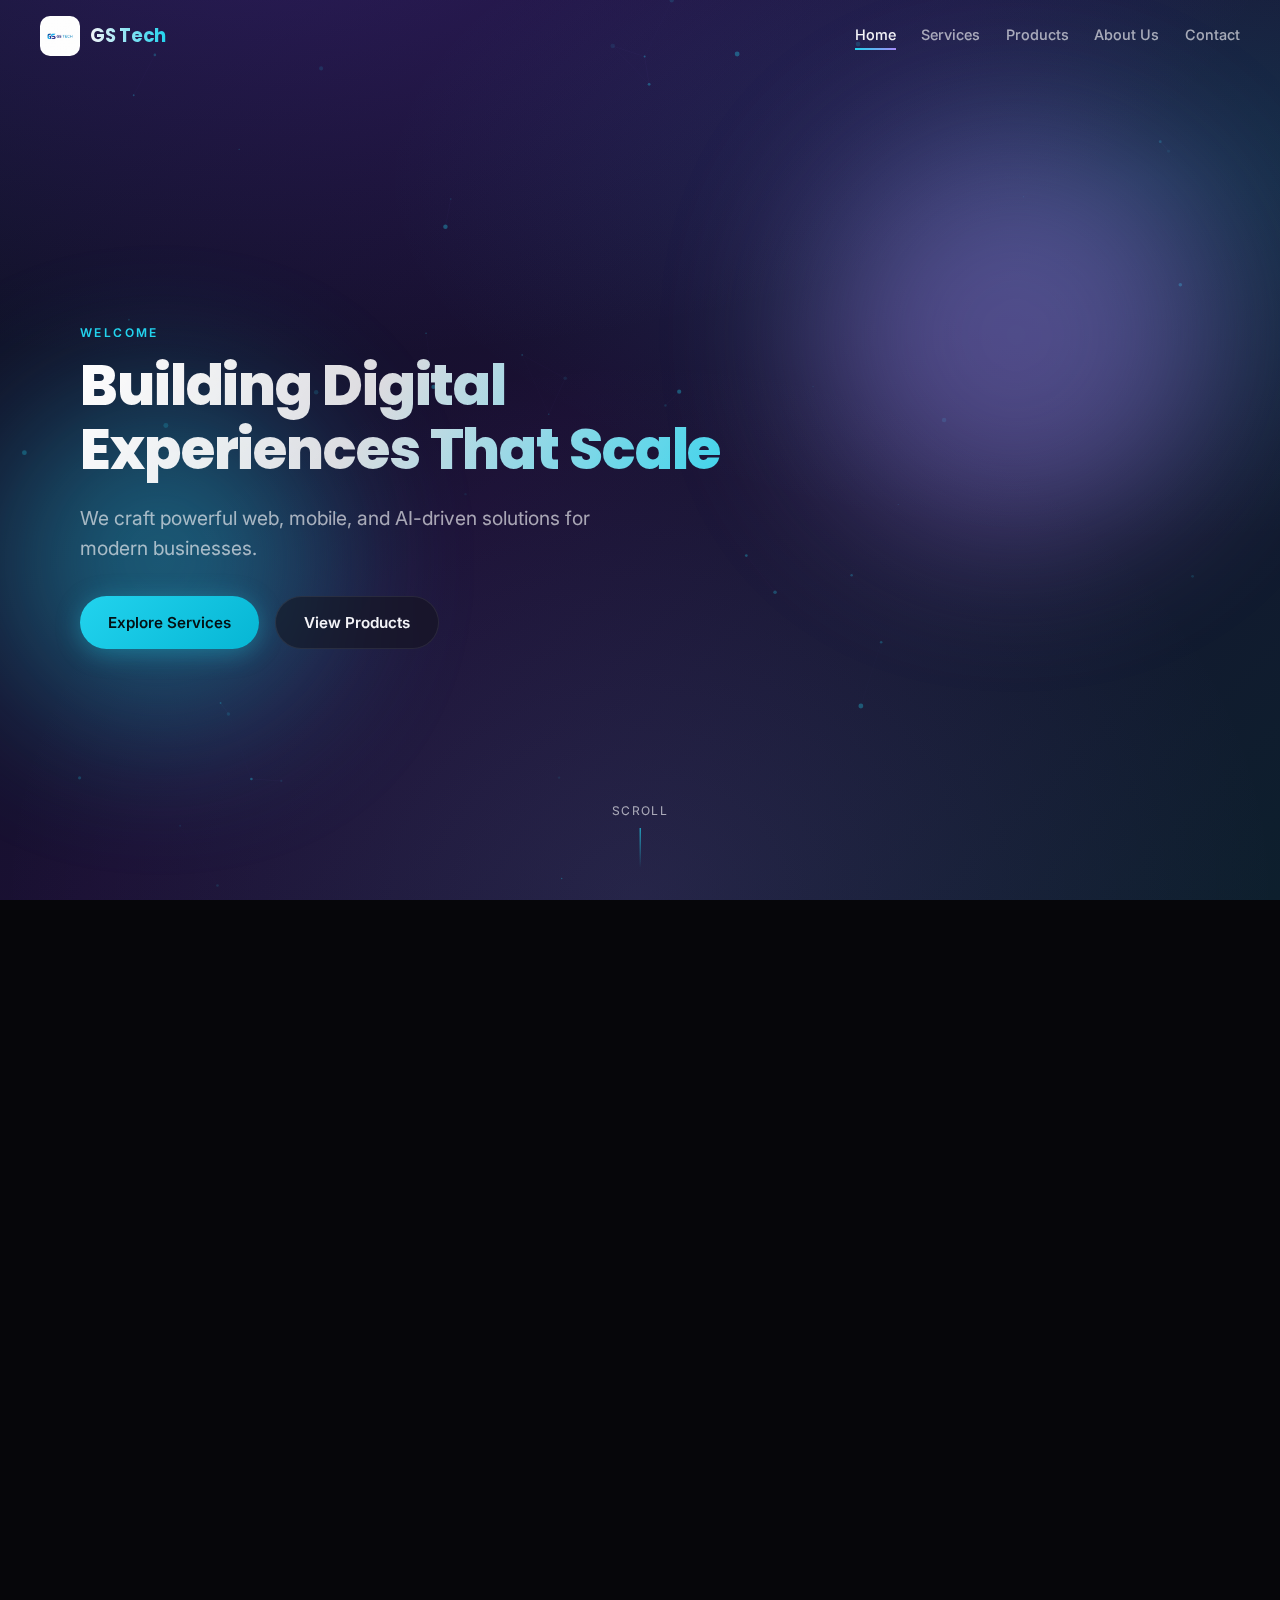
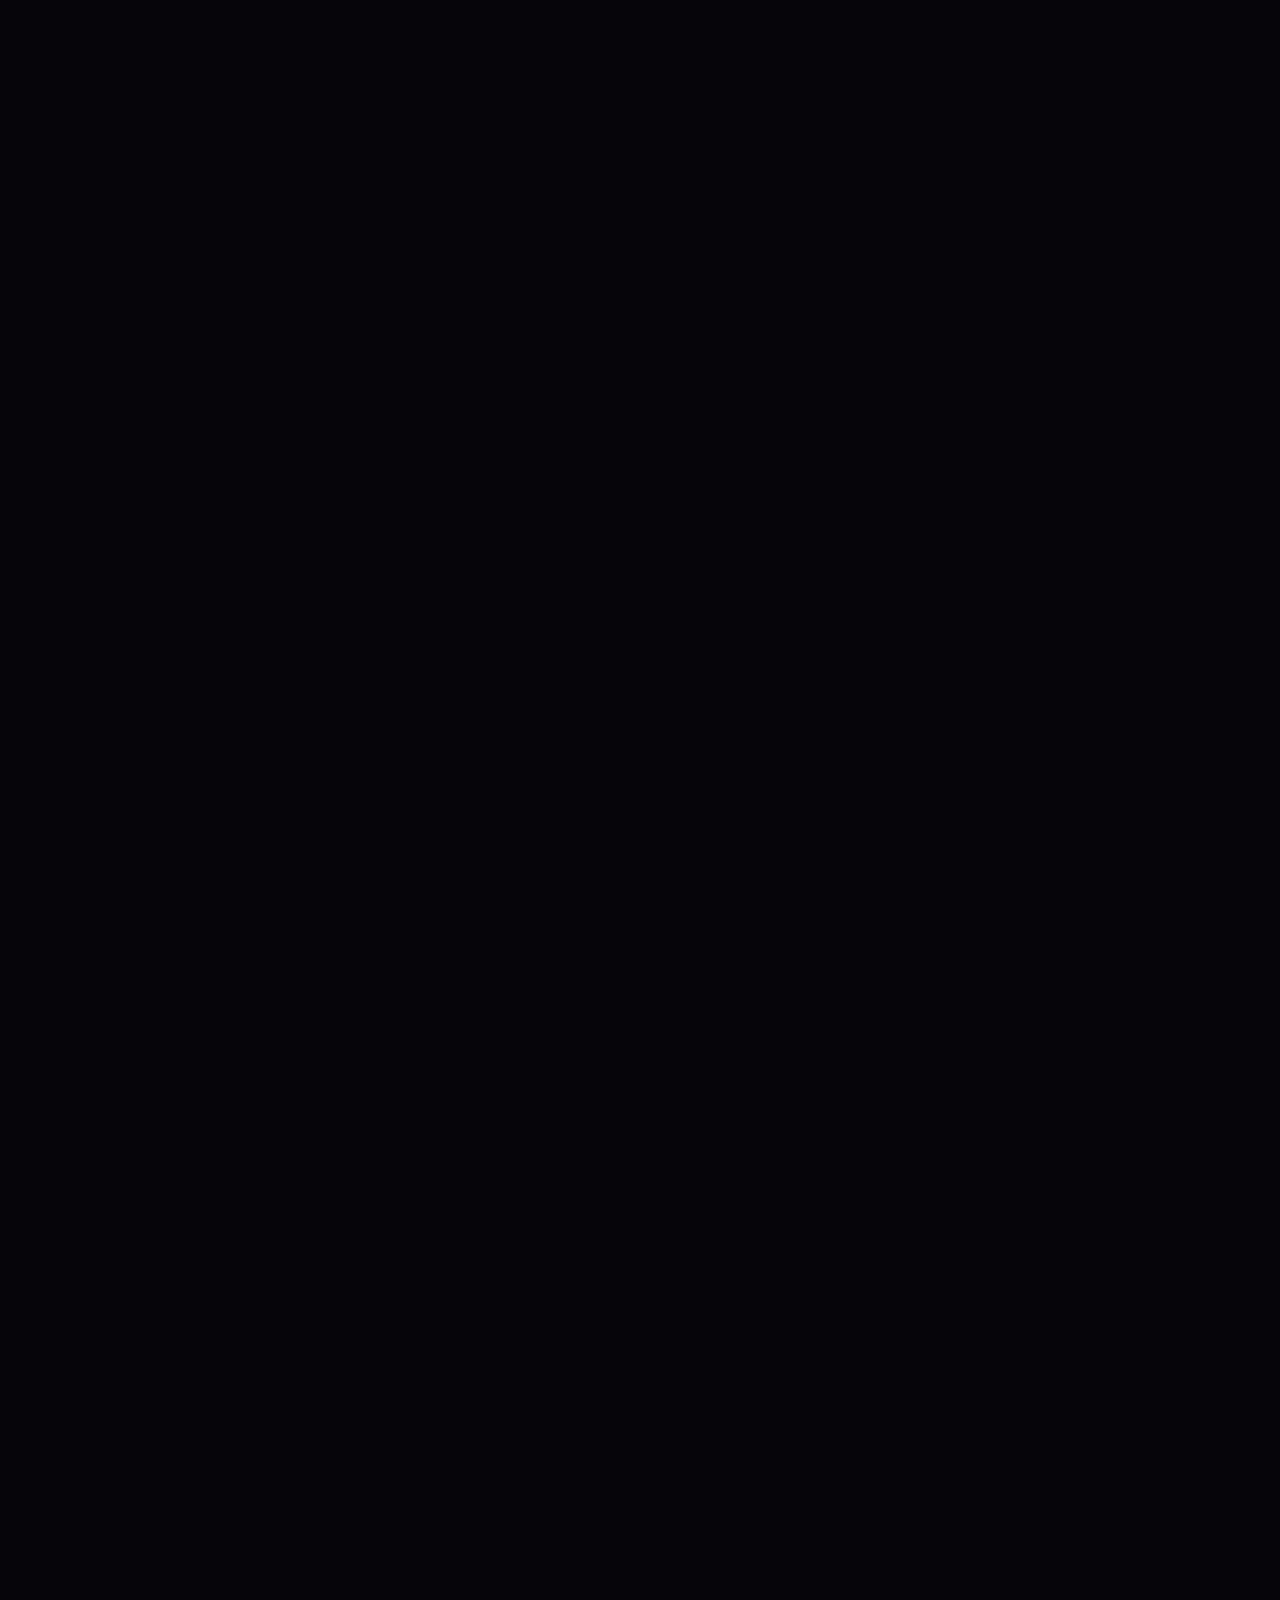
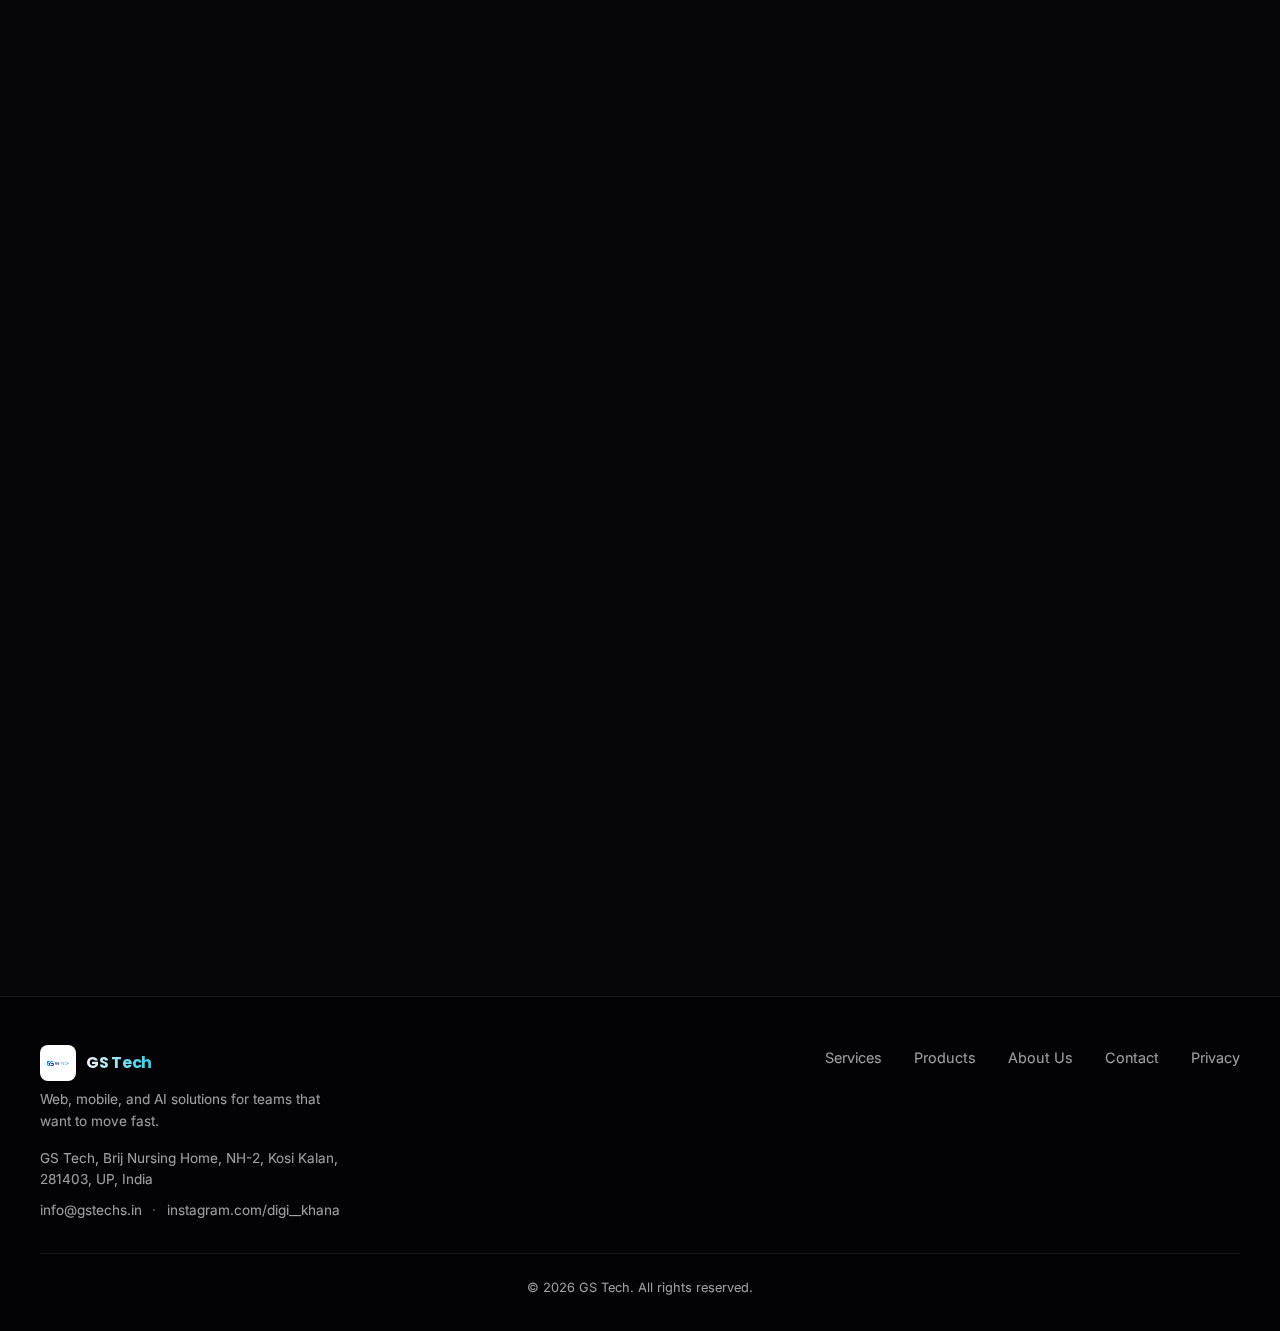
<file: index.html>
<!DOCTYPE html>
<html lang="en">
<head>
  <meta charset="UTF-8">
  <meta name="viewport" content="width=device-width, initial-scale=1.0">
  <meta name="description" content="GS Tech — Web, mobile, and AI-driven solutions for modern businesses. Explore our services and products.">
  <title>GS Tech — Digital Experiences That Scale</title>
  <link rel="preconnect" href="https://fonts.googleapis.com">
  <link rel="preconnect" href="https://fonts.gstatic.com" crossorigin>
  <link rel="stylesheet" href="home.css">
  <link rel="icon" type="image/png" href="assets/gs-tech-logo.png">
</head>
<body>
  <div class="page-bg" aria-hidden="true">
    <div class="page-bg__mesh"></div>
  </div>
  <canvas id="hero-canvas" aria-hidden="true"></canvas>

  <header class="nav" id="nav" role="banner">
    <div class="nav__inner">
      <a class="nav__brand" href="#hero" aria-label="GS Tech home">
        <img class="nav__logo" src="assets/gs-tech-logo.png" width="40" height="40" alt="" decoding="async">
        <span class="nav__logo-text">GS Tech</span>
      </a>
      <button class="nav__toggle" type="button" aria-label="Open menu" aria-expanded="false" aria-controls="nav-menu">
        <span></span><span></span><span></span>
      </button>
      <ul class="nav__links" id="nav-menu" role="navigation" aria-label="Primary">
        <li><a class="nav__link nav__link--active" href="#hero">Home</a></li>
        <li><a class="nav__link" href="#services">Services</a></li>
        <li><a class="nav__link" href="#products">Products</a></li>
        <li><a class="nav__link" href="#about">About Us</a></li>
        <li><a class="nav__link" href="#contact">Contact</a></li>
      </ul>
    </div>
  </header>

  <main>
    <section class="hero" id="hero" aria-labelledby="hero-title">
      <div class="hero__blob hero__blob--1" aria-hidden="true"></div>
      <div class="hero__blob hero__blob--2" aria-hidden="true"></div>
      <div class="hero__inner">
        <div class="hero__content">
          <p class="section__eyebrow reveal">Welcome</p>
          <h1 class="hero__title reveal reveal-delay-1" id="hero-title">Building Digital Experiences That Scale</h1>
          <p class="hero__sub reveal reveal-delay-2">
            We craft powerful web, mobile, and AI-driven solutions for modern businesses.
          </p>
          <div class="hero__ctas reveal reveal-delay-3">
            <a class="btn btn--primary" href="#services">Explore Services</a>
            <a class="btn btn--ghost" href="#products">View Products</a>
          </div>
        </div>
      </div>
      <div class="hero__scroll" aria-hidden="true">
        <span>Scroll</span>
        <div class="hero__scroll-line"></div>
      </div>
    </section>

    <section class="section" id="services" aria-labelledby="services-title">
      <div class="section__inner">
        <p class="section__eyebrow reveal">What we do</p>
        <h2 class="section__title reveal reveal-delay-1" id="services-title">Services</h2>
        <p class="section__lead reveal reveal-delay-2">
          End-to-end delivery from concept to launch — engineered for performance and growth.
        </p>
        <div class="services__grid">
          <article class="service-card reveal reveal-delay-1">
            <div class="service-card__icon" aria-hidden="true">🌐</div>
            <h3>Web Development</h3>
            <p>Fast, secure, and scalable web platforms tailored to your brand and users.</p>
          </article>
          <article class="service-card reveal reveal-delay-2">
            <div class="service-card__icon" aria-hidden="true">📱</div>
            <h3>Mobile App Development</h3>
            <p>Native-quality experiences on iOS and Android with polished UX.</p>
          </article>
          <article class="service-card reveal reveal-delay-3">
            <div class="service-card__icon" aria-hidden="true">🤖</div>
            <h3>AI Integration</h3>
            <p>Embed intelligent features that automate workflows and delight customers.</p>
          </article>
          <article class="service-card reveal reveal-delay-4">
            <div class="service-card__icon" aria-hidden="true">💬</div>
            <h3>Chatbot Integration</h3>
            <p>Conversational assistants that feel natural and integrate with your stack.</p>
          </article>
        </div>
      </div>
    </section>

    <section class="section" id="products" aria-labelledby="products-title">
      <div class="section__inner">
        <p class="section__eyebrow reveal">Portfolio</p>
        <h2 class="section__title reveal reveal-delay-1" id="products-title">Products</h2>
        <p class="section__lead reveal reveal-delay-2">
          Apps and platforms we build — ready to explore or download.
        </p>
        <div class="products__grid">
          <article class="product-card reveal reveal-delay-1">
            <span class="product-card__tag">Platform</span>
            <h3>DigiKhana</h3>
            <p class="product-card__desc">The Ultimate Restaurant Management Ecosystem</p>
            <p class="product-card__extra">
              DigiKhana is not just a POS; it’s a complete ecosystem designed to streamline every aspect of your restaurant business, from the kitchen to the customer’s table, and right into the owner’s pocket.
            </p>
            <a class="product-card__cta" href="https://digikhana-official.gstechs.in/" target="_blank" rel="noopener noreferrer">
              Visit
              <svg viewBox="0 0 24 24" fill="none" stroke="currentColor" stroke-width="2" aria-hidden="true"><path d="M7 17L17 7M7 7h10v10"/></svg>
            </a>
          </article>
          <article class="product-card reveal reveal-delay-2">
            <span class="product-card__tag">App</span>
            <h3>Bhagavad Gita: Listen &amp; Learn</h3>
            <p class="product-card__desc">Experience the Bhagavad Gita like never before — interactive and multilingual.</p>
            <p class="product-card__extra">
              Full Bhagavad Gita — your way. Read every shloka in Sanskrit with translations in Hindi, English, Tamil, and Telugu. Switch seamlessly between languages.
            </p>
            <a class="product-card__cta" href="https://play.google.com/store/apps/details?id=com.prasad777.BhagavadGitaApp" target="_blank" rel="noopener noreferrer">
              Download
              <svg viewBox="0 0 24 24" fill="none" stroke="currentColor" stroke-width="2" aria-hidden="true"><path d="M7 17L17 7M7 7h10v10"/></svg>
            </a>
          </article>
          <article class="product-card reveal reveal-delay-3">
            <span class="product-card__tag">AI</span>
            <h3>SupX</h3>
            <p class="product-card__desc">Chat with anyone. Create your perfect persona.</p>
            <p class="product-card__extra">
              Human-like conversations powered by advanced AI. Create and chat with unique AI personas.
            </p>
            <a class="product-card__cta" href="https://play.google.com/store/apps/details?id=com.echoverse" target="_blank" rel="noopener noreferrer">
              Download
              <svg viewBox="0 0 24 24" fill="none" stroke="currentColor" stroke-width="2" aria-hidden="true"><path d="M7 17L17 7M7 7h10v10"/></svg>
            </a>
          </article>
          <article class="product-card reveal reveal-delay-4">
            <span class="product-card__tag">News</span>
            <h3>What The News!</h3>
            <p class="product-card__desc">Stay updated with short, reliable summaries and daily highlights.</p>
            <p class="product-card__extra">
              Real-time breaking news, trending stories, and to-the-point summaries from trusted sources.
            </p>
            <a class="product-card__cta" href="https://play.google.com/store/apps/details?id=com.wtn" target="_blank" rel="noopener noreferrer">
              Download
              <svg viewBox="0 0 24 24" fill="none" stroke="currentColor" stroke-width="2" aria-hidden="true"><path d="M7 17L17 7M7 7h10v10"/></svg>
            </a>
          </article>
        </div>
      </div>
    </section>

    <section class="section section--about" id="about" aria-labelledby="about-title">
      <div class="section__inner">
        <p class="section__eyebrow reveal">Who we are</p>
        <h2 class="section__title reveal reveal-delay-1" id="about-title">About Us</h2>
        <p class="section__lead section__lead--about reveal reveal-delay-2">
          We partner with businesses that want reliable technology without the noise — clear execution, honest timelines, and products built to last.
        </p>
        <div class="about-panel reveal reveal-delay-3">
          <div class="about-panel__intro">
            <p class="about-panel__lead">
              We are a technology-driven company focused on delivering scalable digital solutions, combining innovation with performance.
            </p>
            <div class="about-panel__columns">
              <p>
                From web and mobile apps to AI-powered experiences, we design and ship software that fits how your team actually works. Whether you are launching a new product or modernising operations, we bring engineering discipline and a product mindset to every engagement.
              </p>
              <p>
                Our own apps — in hospitality, learning, AI chat, and news — reflect the same standards we apply for clients: fast, intuitive interfaces, thoughtful architecture, and ongoing attention to quality. We believe great software should feel invisible where it matters and memorable where it counts.
              </p>
            </div>
          </div>
          <ul class="about-pillars" aria-label="What we stand for">
            <li class="about-pillar">
              <span class="about-pillar__label">Build to scale</span>
              <span class="about-pillar__text">Architectures and codebases that grow with your users and revenue.</span>
            </li>
            <li class="about-pillar">
              <span class="about-pillar__label">Ship with clarity</span>
              <span class="about-pillar__text">Transparent communication, measurable milestones, and no surprises.</span>
            </li>
            <li class="about-pillar">
              <span class="about-pillar__label">Stay curious</span>
              <span class="about-pillar__text">We invest in new tools and ideas so your roadmap stays ahead of the curve.</span>
            </li>
          </ul>
        </div>
      </div>
    </section>

    <section class="section" id="contact" aria-labelledby="contact-title">
      <div class="section__inner">
        <p class="section__eyebrow reveal">Get in touch</p>
        <div class="contact__layout">
          <div class="contact__intro reveal">
            <h2 id="contact-title">Let’s Build Something Together</h2>
            <p>Reach us by call, WhatsApp, or email — or send a message and we’ll respond as soon as we can.</p>
            <ul class="contact-channels" aria-label="Contact options">
              <li>
                <a class="contact-channel" href="tel:+917060783074">
                  <span class="contact-channel__icon" aria-hidden="true">📞</span>
                  <span class="contact-channel__body">
                    <span class="contact-channel__name">Call</span>
                    <span class="contact-channel__value">+91 7060783074</span>
                  </span>
                </a>
              </li>
              <li>
                <a class="contact-channel" href="https://wa.me/917060783074" target="_blank" rel="noopener noreferrer">
                  <span class="contact-channel__icon" aria-hidden="true">💬</span>
                  <span class="contact-channel__body">
                    <span class="contact-channel__name">WhatsApp</span>
                    <span class="contact-channel__value">+91 7060783074</span>
                  </span>
                </a>
              </li>
              <li>
                <a class="contact-channel" href="mailto:info@gstechs.in">
                  <span class="contact-channel__icon" aria-hidden="true">✉️</span>
                  <span class="contact-channel__body">
                    <span class="contact-channel__name">Email</span>
                    <span class="contact-channel__value">info@gstechs.in</span>
                  </span>
                </a>
              </li>
            </ul>
            <div class="contact__social">
              <a class="social-link" href="https://digikhana-official.gstechs.in/" target="_blank" rel="noopener noreferrer">DigiKhana</a>
            </div>
          </div>
          <form class="contact-form reveal reveal-delay-1" id="contact-form" novalidate>
            <div class="form-group">
              <label for="contact-name">Name</label>
              <input id="contact-name" name="name" type="text" autocomplete="name" required placeholder="Your name">
            </div>
            <div class="form-group">
              <label for="contact-email">Email</label>
              <input id="contact-email" name="email" type="email" autocomplete="email" required placeholder="you@company.com">
            </div>
            <div class="form-group">
              <label for="contact-message">Message</label>
              <textarea id="contact-message" name="message" required placeholder="How can we help?"></textarea>
            </div>
            <button class="btn btn--primary" type="submit">Send message</button>
            <p class="form-status" id="form-status" role="status" aria-live="polite"></p>
          </form>
        </div>
      </div>
    </section>
  </main>

  <footer class="footer" role="contentinfo">
    <div class="footer__inner">
      <div>
        <div class="footer__brand">
          <img src="assets/gs-tech-logo.png" width="36" height="36" alt="" decoding="async" loading="lazy">
          <span class="nav__logo-text">GS Tech</span>
        </div>
        <p class="footer__tagline">
          Web, mobile, and AI solutions for teams that want to move fast.
        </p>
        <address class="footer__address">
          GS Tech, Brij Nursing Home, NH-2, Kosi Kalan, 281403, UP, India
        </address>
        <p class="footer__meta">
          <a href="mailto:info@gstechs.in">info@gstechs.in</a>
          <span class="footer__meta-sep" aria-hidden="true">·</span>
          <a href="https://instagram.com/digi__khana" target="_blank" rel="noopener noreferrer">instagram.com/digi__khana</a>
        </p>
      </div>
      <ul class="footer__links">
        <li><a href="#services">Services</a></li>
        <li><a href="#products">Products</a></li>
        <li><a href="#about">About Us</a></li>
        <li><a href="#contact">Contact</a></li>
        <li><a href="privacy.html">Privacy</a></li>
      </ul>
    </div>
    <p class="footer__copy">© <span id="year"></span> GS Tech. All rights reserved.</p>
  </footer>

  <script>
    document.getElementById('year').textContent = new Date().getFullYear();
  </script>
  <script src="home.js" defer></script>
</body>
</html>
</file>
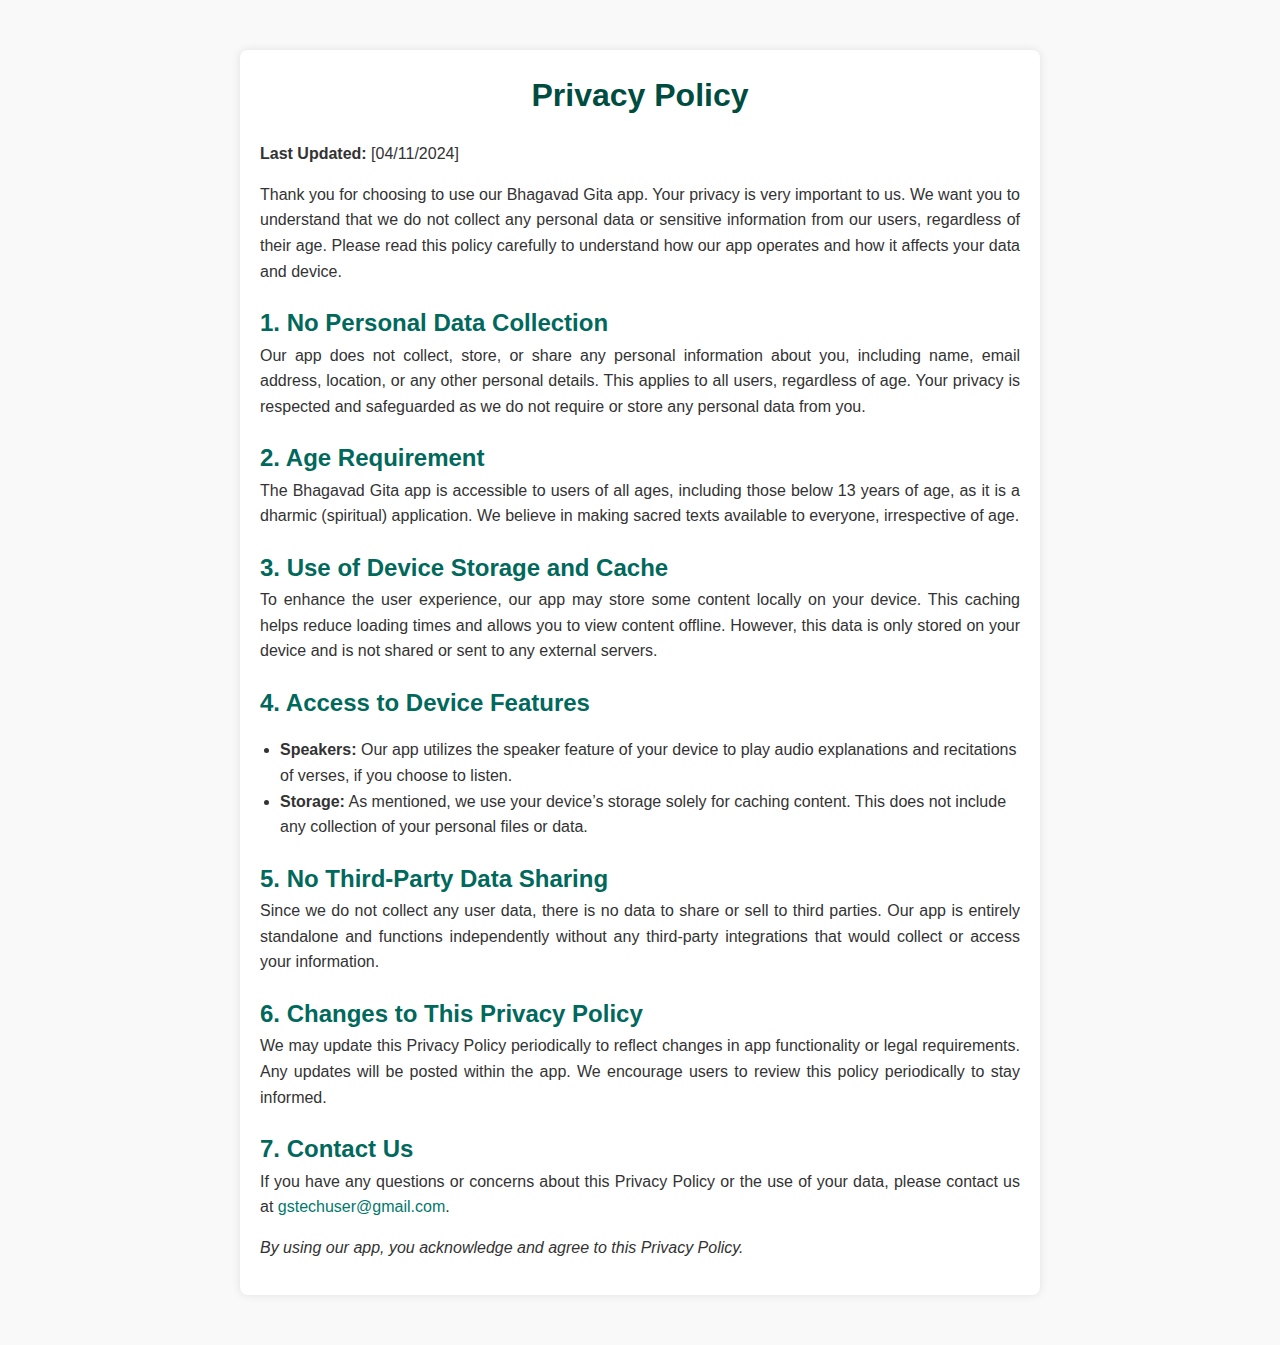
<file: privacy/index.html>
<!DOCTYPE html>
<html lang="en">
<head>
    <meta charset="UTF-8">
    <meta name="viewport" content="width=device-width, initial-scale=1.0">
    <title>Privacy Policy - Bhagavad Gita App</title>
    <link rel="stylesheet" href="styles.css">
</head>
<body>
    <div class="container">
        <h1>Privacy Policy</h1>
        <p><strong>Last Updated:</strong> [04/11/2024]</p>
        <p>Thank you for choosing to use our Bhagavad Gita app. Your privacy is very important to us. We want you to understand that we do not collect any personal data or sensitive information from our users, regardless of their age. Please read this policy carefully to understand how our app operates and how it affects your data and device.</p>
        
        <h2>1. No Personal Data Collection</h2>
        <p>Our app does not collect, store, or share any personal information about you, including name, email address, location, or any other personal details. This applies to all users, regardless of age. Your privacy is respected and safeguarded as we do not require or store any personal data from you.</p>
        
        <h2>2. Age Requirement</h2>
        <p>The Bhagavad Gita app is accessible to users of all ages, including those below 13 years of age, as it is a dharmic (spiritual) application. We believe in making sacred texts available to everyone, irrespective of age.</p>
        
        <h2>3. Use of Device Storage and Cache</h2>
        <p>To enhance the user experience, our app may store some content locally on your device. This caching helps reduce loading times and allows you to view content offline. However, this data is only stored on your device and is not shared or sent to any external servers.</p>
        
        <h2>4. Access to Device Features</h2>
        <ul>
            <li><strong>Speakers:</strong> Our app utilizes the speaker feature of your device to play audio explanations and recitations of verses, if you choose to listen.</li>
            <li><strong>Storage:</strong> As mentioned, we use your device’s storage solely for caching content. This does not include any collection of your personal files or data.</li>
        </ul>
        
        <h2>5. No Third-Party Data Sharing</h2>
        <p>Since we do not collect any user data, there is no data to share or sell to third parties. Our app is entirely standalone and functions independently without any third-party integrations that would collect or access your information.</p>
        
        <h2>6. Changes to This Privacy Policy</h2>
        <p>We may update this Privacy Policy periodically to reflect changes in app functionality or legal requirements. Any updates will be posted within the app. We encourage users to review this policy periodically to stay informed.</p>
        
        <h2>7. Contact Us</h2>
        <p>If you have any questions or concerns about this Privacy Policy or the use of your data, please contact us at <a href="mailto:gstechuser@gmail.com">gstechuser@gmail.com</a>.</p>

        <p><em>By using our app, you acknowledge and agree to this Privacy Policy.</em></p>
    </div>
</body>
</html>
</file>
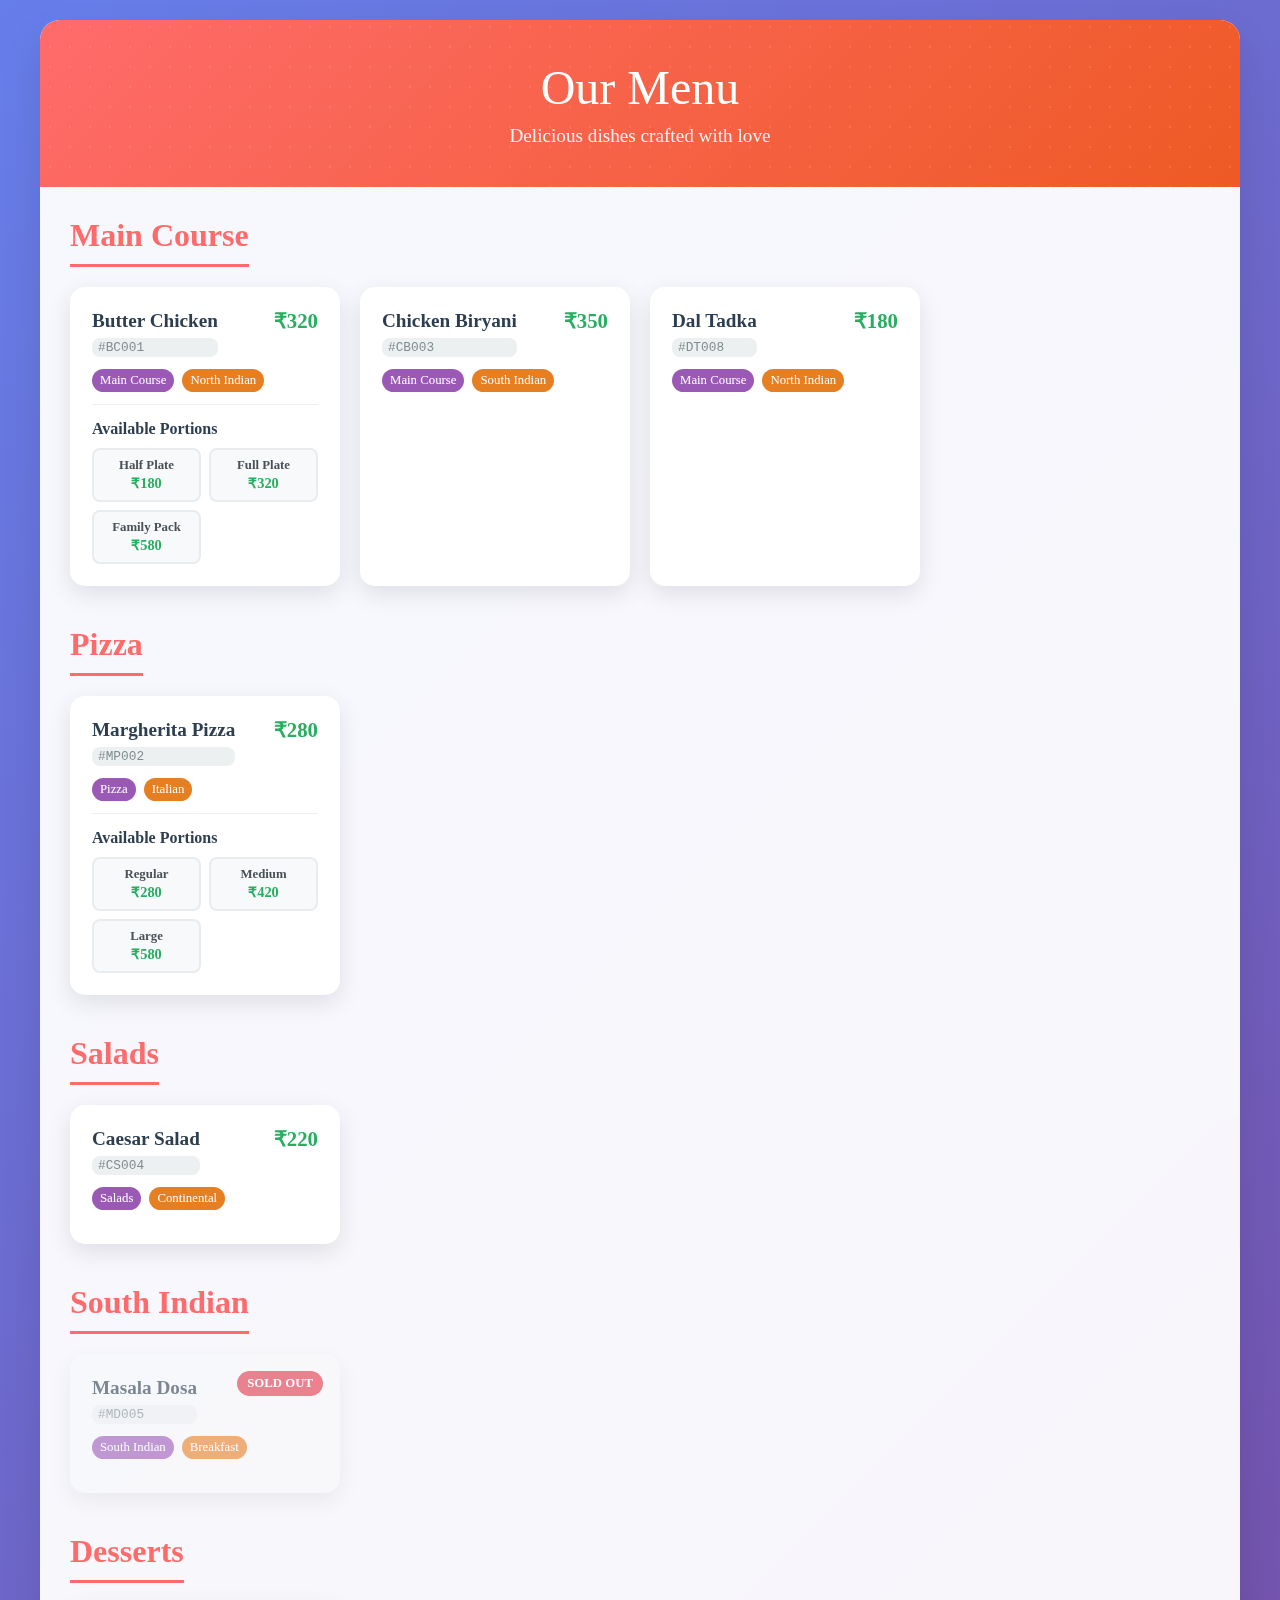
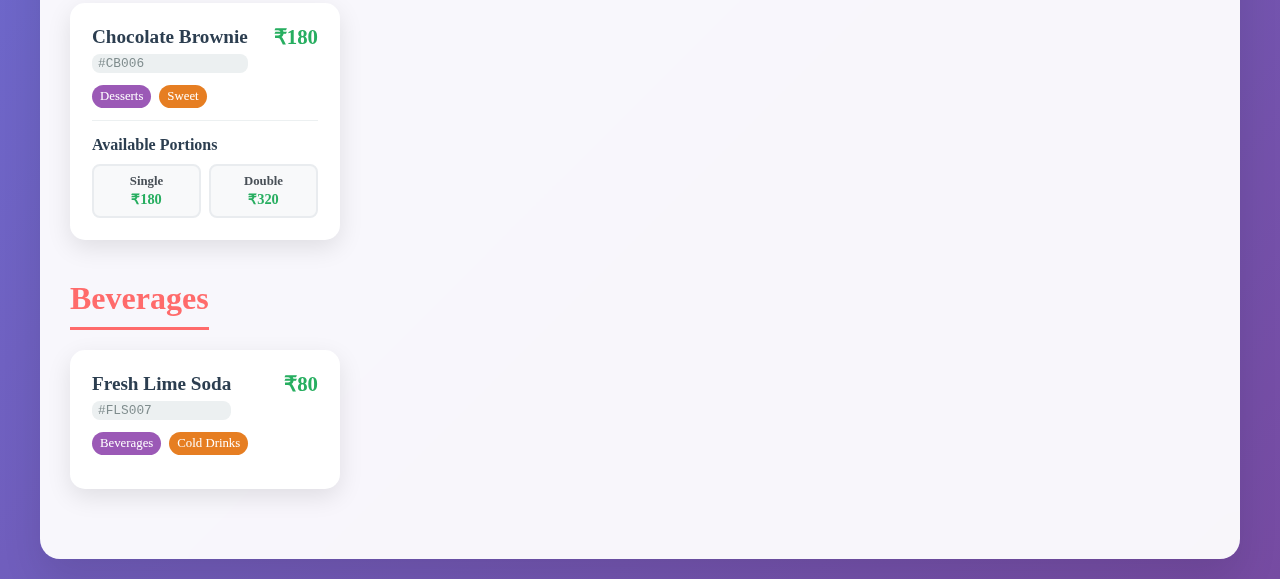
<file: 10000.html>
<!DOCTYPE html>
<html lang="en">
<head>
  <meta charset="UTF-8">
  <meta name="viewport" content="width=device-width, initial-scale=1.0">
  <title>Restaurant Menu</title>
  <style>
    * {
      margin: 0;
      padding: 0;
      box-sizing: border-box;
    }

    body {
      font-family: 'Georgia', serif;
      background: linear-gradient(135deg, #667eea 0%, #764ba2 100%);
      min-height: 100vh;
      padding: 20px;
      color: #333;
    }

    .menu-container {
      max-width: 1200px;
      margin: 0 auto;
      background: rgba(255, 255, 255, 0.95);
      border-radius: 20px;
      box-shadow: 0 20px 40px rgba(0, 0, 0, 0.1);
      backdrop-filter: blur(10px);
      overflow: hidden;
    }

    .menu-header {
      background: linear-gradient(135deg, #ff6b6b, #ee5a24);
      color: white;
      padding: 40px 30px;
      text-align: center;
      position: relative;
      overflow: hidden;
    }

    .menu-header::before {
      content: '';
      position: absolute;
      top: -50%;
      left: -50%;
      width: 200%;
      height: 200%;
      background: radial-gradient(circle, rgba(255,255,255,0.1) 1px, transparent 1px);
      background-size: 20px 20px;
      animation: float 20s infinite linear;
    }

    @keyframes float {
      0% { transform: translate(0, 0) rotate(0deg); }
      100% { transform: translate(-20px, -20px) rotate(360deg); }
    }

    .menu-header h1 {
      font-size: 3rem;
      font-weight: 300;
      margin-bottom: 10px;
      position: relative;
      z-index: 1;
    }

    .menu-header p {
      font-size: 1.2rem;
      opacity: 0.9;
      position: relative;
      z-index: 1;
    }

    .menu-content {
      padding: 30px;
    }

    .loading {
      text-align: center;
      padding: 60px 20px;
      font-size: 1.2rem;
      color: #666;
    }

    .spinner {
      display: inline-block;
      width: 40px;
      height: 40px;
      border: 4px solid #f3f3f3;
      border-top: 4px solid #ff6b6b;
      border-radius: 50%;
      animation: spin 1s linear infinite;
      margin-bottom: 20px;
    }

    @keyframes spin {
      0% { transform: rotate(0deg); }
      100% { transform: rotate(360deg); }
    }

    .category-section {
      margin-bottom: 40px;
    }

    .category-title {
      font-size: 2rem;
      color: #ff6b6b;
      margin-bottom: 20px;
      padding-bottom: 10px;
      border-bottom: 3px solid #ff6b6b;
      display: inline-block;
    }

    .items-grid {
      display: flex;
      flex-direction: row;
      flex-wrap: wrap;
      gap: 20px;
      margin-bottom: 30px;
    }

    .menu-item {
      background: white;
      border-radius: 15px;
      padding: 20px;
      box-shadow: 0 8px 25px rgba(0, 0, 0, 0.1);
      transition: all 0.3s ease;
      border: 2px solid transparent;
      position: relative;
      overflow: hidden;
      display: flex;
      flex-direction: column;
      flex: 0 0 calc(25% - 15px);
      min-height: auto;
    }

    .menu-item::before {
      content: '';
      position: absolute;
      top: 0;
      left: 0;
      right: 0;
      height: 4px;
      background: linear-gradient(90deg, #ff6b6b, #ee5a24);
      transform: scaleX(0);
      transition: transform 0.3s ease;
    }

    .menu-item:hover::before {
      transform: scaleX(1);
    }

    .menu-item:hover {
      transform: translateY(-5px);
      box-shadow: 0 15px 35px rgba(0, 0, 0, 0.15);
    }

    .menu-item.sold-out {
      opacity: 0.6;
      background: #f8f9fa;
    }

    .menu-item.sold-out::after {
      content: 'SOLD OUT';
      position: absolute;
      top: 15px;
      right: 15px;
      background: #dc3545;
      color: white;
      padding: 5px 10px;
      border-radius: 20px;
      font-size: 0.8rem;
      font-weight: bold;
    }

    .item-header {
      display: flex;
      justify-content: space-between;
      align-items: flex-start;
      margin-bottom: 12px;
    }

    .item-name {
      font-size: 1.2rem;
      font-weight: 600;
      color: #2c3e50;
      margin-bottom: 4px;
      line-height: 1.3;
    }

    .item-code {
      font-size: 0.8rem;
      color: #7f8c8d;
      font-family: 'Courier New', monospace;
      background: #ecf0f1;
      padding: 2px 6px;
      border-radius: 8px;
    }

    .item-price {
      font-size: 1.3rem;
      font-weight: bold;
      color: #27ae60;
      margin-left: 10px;
      white-space: nowrap;
    }

    .item-details {
      display: flex;
      flex-wrap: wrap;
      gap: 8px;
      margin-bottom: 12px;
    }

    .detail-tag {
      background: #3498db;
      color: white;
      padding: 4px 8px;
      border-radius: 15px;
      font-size: 0.8rem;
      font-weight: 500;
    }

    .detail-tag.category {
      background: #9b59b6;
    }

    .detail-tag.group {
      background: #e67e22;
    }

    .portions-section {
      margin-top: auto;
      padding-top: 15px;
      border-top: 1px solid #ecf0f1;
    }

    .portions-title {
      font-size: 1rem;
      font-weight: 600;
      color: #2c3e50;
      margin-bottom: 10px;
    }

    .portions-grid {
      display: grid;
      grid-template-columns: repeat(auto-fit, minmax(80px, 1fr));
      gap: 8px;
    }

    .portion-item {
      background: #f8f9fa;
      padding: 8px 6px;
      border-radius: 8px;
      text-align: center;
      border: 2px solid #e9ecef;
      transition: all 0.2s ease;
    }

    .portion-item:hover {
      background: #e9ecef;
      border-color: #ff6b6b;
    }

    .portion-name {
      font-size: 0.8rem;
      font-weight: 600;
      color: #495057;
      margin-bottom: 2px;
    }

    .portion-price {
      font-size: 0.9rem;
      font-weight: bold;
      color: #27ae60;
    }

    .no-items {
      text-align: center;
      padding: 60px 20px;
      color: #7f8c8d;
      font-size: 1.2rem;
    }

    .error {
      text-align: center;
      padding: 60px 20px;
      color: #e74c3c;
      font-size: 1.2rem;
    }

    /* Mobile Responsiveness */
    @media (max-width: 1200px) {
      .items-grid {
        grid-template-columns: repeat(3, 1fr);
        gap: 18px;
      }
    }

    @media (max-width: 900px) {
      .items-grid {
        grid-template-columns: repeat(2, 1fr);
        gap: 16px;
      }
    }

    @media (max-width: 768px) {
      body {
        padding: 10px;
      }

      .menu-header {
        padding: 30px 20px;
      }

      .menu-header h1 {
        font-size: 2.2rem;
      }

      .menu-header p {
        font-size: 1rem;
      }

      .menu-content {
        padding: 20px;
      }

      .items-grid {
        grid-template-columns: 1fr;
        gap: 20px;
      }

      .menu-item {
        padding: 20px;
        min-height: auto;
      }

      .item-header {
        flex-direction: column;
        align-items: flex-start;
      }

      .item-price {
        margin-left: 0;
        margin-top: 8px;
      }

      .category-title {
        font-size: 1.6rem;
      }
    }

    @media (max-width: 480px) {
      .menu-header h1 {
        font-size: 1.8rem;
      }

      .portions-grid {
        grid-template-columns: repeat(2, 1fr);
      }

      .detail-tag {
        font-size: 0.75rem;
        padding: 3px 6px;
      }
    }
  </style>
</head>
<body>
  <div class="menu-container">
    <div class="menu-header">
      <h1>Our Menu</h1>
      <p>Delicious dishes crafted with love</p>
    </div>
    
    <div class="menu-content">
      <div id="items-container">
        <div class="loading">
          <div class="spinner"></div>
          <div>Loading our delicious menu...</div>
        </div>
      </div>
    </div>
  </div>

  <script>
    const container = document.getElementById('items-container');
    
    function groupItemsByCategory(items) {
      const grouped = {};
      items.forEach(item => {
        const category = item.category || 'Other';
        if (!grouped[category]) {
          grouped[category] = [];
        }
        grouped[category].push(item);
      });
      return grouped;
    }
    
    function renderItems(items) {
      container.innerHTML = "";
      
      if (!items || !items.length) {
        container.innerHTML = '<div class="no-items">No menu items available at the moment.</div>';
        return;
      }
      
      const groupedItems = groupItemsByCategory(items);
      
      Object.entries(groupedItems).forEach(([category, categoryItems]) => {
        const categorySection = document.createElement('div');
        categorySection.className = 'category-section';
        
        const categoryTitle = document.createElement('h2');
        categoryTitle.className = 'category-title';
        categoryTitle.textContent = category;
        categorySection.appendChild(categoryTitle);
        
        const itemsGrid = document.createElement('div');
        itemsGrid.className = 'items-grid';
        
        categoryItems.forEach(item => {
          const itemDiv = document.createElement('div');
          itemDiv.className = `menu-item ${item.sold_out ? 'sold-out' : ''}`;
          
          itemDiv.innerHTML = `
            <div class="item-header">
              <div>
                <div class="item-name">${item.name || 'Unnamed Item'}</div>
                <div class="item-code">#${item.item_code}</div>
              </div>
              <div class="item-price">₹${item.price}</div>
            </div>
            
            <div class="item-details">
              <span class="detail-tag category">${item.category}</span>
              ${item.group ? `<span class="detail-tag group">${item.group}</span>` : ''}
            </div>
            
            ${item.portion_enabled && item.portions_price ? `
              <div class="portions-section">
                <div class="portions-title">Available Portions</div>
                <div class="portions-grid">
                  ${Object.entries(item.portions_price).map(([portion, priceObj]) => `
                    <div class="portion-item">
                      <div class="portion-name">${portion}</div>
                      <div class="portion-price">₹${priceObj.N}</div>
                    </div>
                  `).join('')}
                </div>
              </div>
            ` : ''}
          `;
          
          itemsGrid.appendChild(itemDiv);
        });
        
        categorySection.appendChild(itemsGrid);
        container.appendChild(categorySection);
      });
    }
    
    // Sample menu data as fallback
    const sampleMenuData = {
      items: [
        {
          name: "Butter Chicken",
          item_code: "BC001",
          category: "Main Course",
          group: "North Indian",
          price: 320,
          sold_out: false,
          portion_enabled: true,
          portions_price: {
            "Half Plate": { N: 180 },
            "Full Plate": { N: 320 },
            "Family Pack": { N: 580 }
          }
        },
        {
          name: "Margherita Pizza",
          item_code: "MP002",
          category: "Pizza",
          group: "Italian",
          price: 280,
          sold_out: false,
          portion_enabled: true,
          portions_price: {
            "Regular": { N: 280 },
            "Medium": { N: 420 },
            "Large": { N: 580 }
          }
        },
        {
          name: "Chicken Biryani",
          item_code: "CB003",
          category: "Main Course",
          group: "South Indian",
          price: 350,
          sold_out: false,
          portion_enabled: false
        },
        {
          name: "Caesar Salad",
          item_code: "CS004",
          category: "Salads",
          group: "Continental",
          price: 220,
          sold_out: false,
          portion_enabled: false
        },
        {
          name: "Masala Dosa",
          item_code: "MD005",
          category: "South Indian",
          group: "Breakfast",
          price: 150,
          sold_out: true,
          portion_enabled: false
        },
        {
          name: "Chocolate Brownie",
          item_code: "CB006",
          category: "Desserts",
          group: "Sweet",
          price: 180,
          sold_out: false,
          portion_enabled: true,
          portions_price: {
            "Single": { N: 180 },
            "Double": { N: 320 }
          }
        },
        {
          name: "Fresh Lime Soda",
          item_code: "FLS007",
          category: "Beverages",
          group: "Cold Drinks",
          price: 80,
          sold_out: false,
          portion_enabled: false
        },
        {
          name: "Dal Tadka",
          item_code: "DT008",
          category: "Main Course",
          group: "North Indian",
          price: 180,
          sold_out: false,
          portion_enabled: false
        }
      ]
    };

    async function loadItems() {
      try {
        // Try to fetch from API first
        const response = await fetch("https://ydhettu7l6.execute-api.ap-south-1.amazonaws.com/production/get-items?tenant_id=10000", {
          method: 'GET',
          headers: {
            'Content-Type': 'application/json',
          },
          mode: 'cors'
        });
        console.log("response----------->",response);
        if (!response.ok) {
          throw new Error(`HTTP error! status: ${response.status}`);
        }
        
        const data = await response.json();
        const parsed = typeof data === "string" ? JSON.parse(data) : data;
        console.log("data----------->",data);
        console.log("body----------->",data.body);
        if (parsed && parsed.items && parsed.items.length > 0) {
          renderItems(parsed.items);
          console.log("✅ Successfully loaded menu from API");
        } else {
          throw new Error('No items found in API response');
        }
      } catch (error) {
        console.warn("⚠️ API fetch failed, using sample data:", error.message);
        
        // Show a notice and use sample data
        const notice = document.createElement('div');
        notice.style.cssText = `
          background: linear-gradient(135deg, #f093fb 0%, #f5576c 100%);
          color: white;
          padding: 15px;
          margin-bottom: 20px;
          border-radius: 10px;
          text-align: center;
          font-size: 0.9rem;
        `;
        notice.innerHTML = `
          <strong>Demo Mode:</strong> Showing sample menu items. 
          <br><small>API connection failed - this is likely due to CORS restrictions.</small>
        `;
        
        container.innerHTML = '';
        container.appendChild(notice);
        
        // Use sample data
        renderItems(sampleMenuData.items);
      }
    }
    
    // Load items when page loads
    loadItems();
  </script>
</body>
</html>
</file>
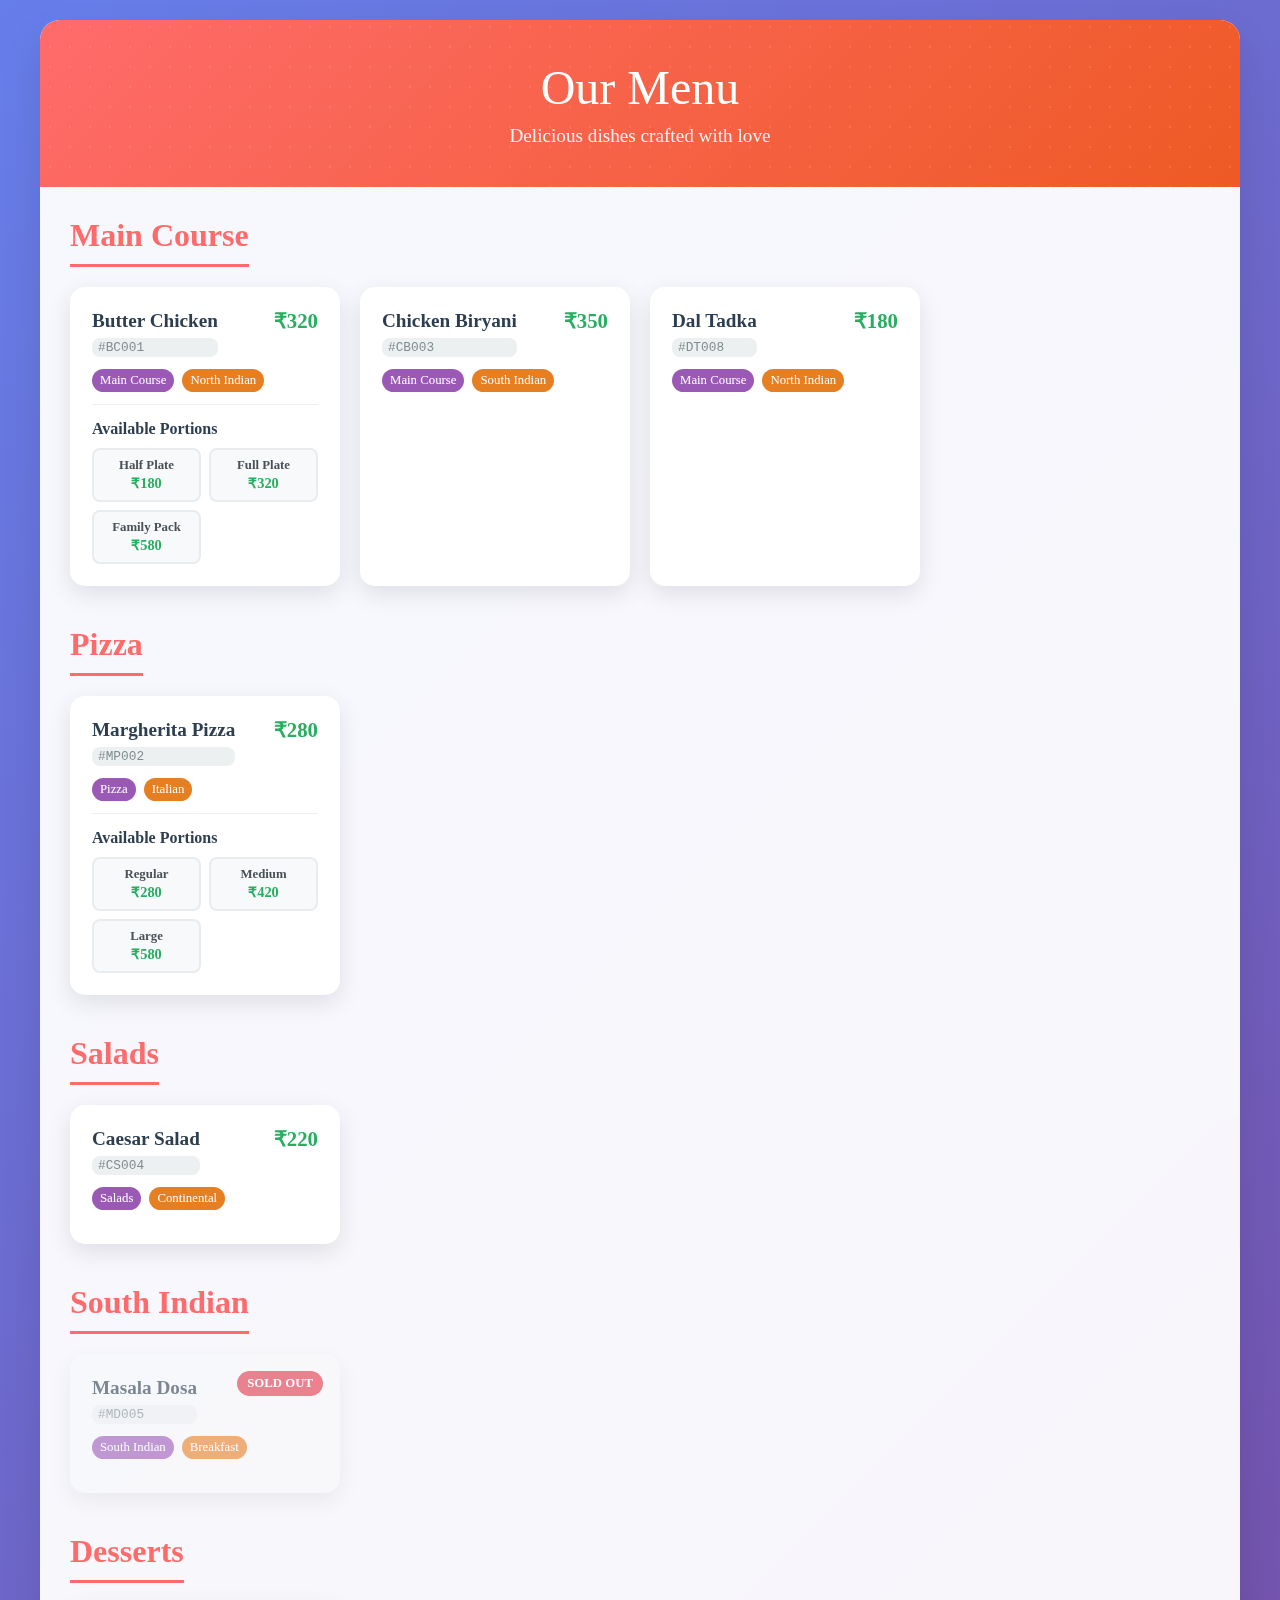
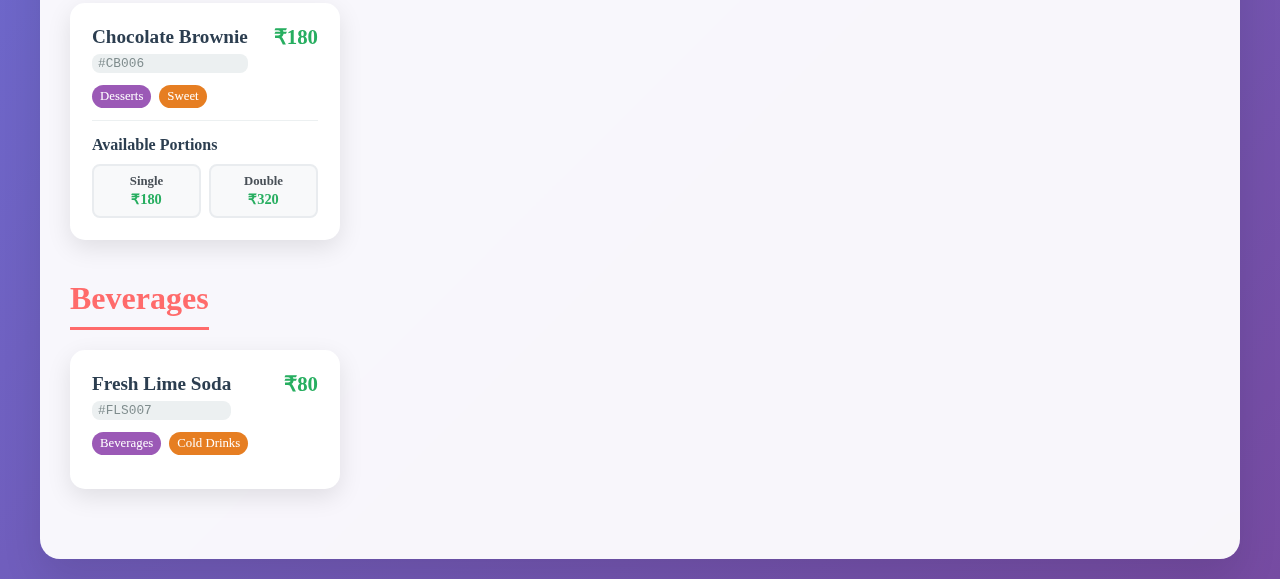
<file: 7000.html>
<!DOCTYPE html>
<html lang="en">
<head>
  <meta charset="UTF-8">
  <meta name="viewport" content="width=device-width, initial-scale=1.0">
  <title>Restaurant Menu</title>
  <style>
    * {
      margin: 0;
      padding: 0;
      box-sizing: border-box;
    }

    body {
      font-family: 'Georgia', serif;
      background: linear-gradient(135deg, #667eea 0%, #764ba2 100%);
      min-height: 100vh;
      padding: 20px;
      color: #333;
    }

    .menu-container {
      max-width: 1200px;
      margin: 0 auto;
      background: rgba(255, 255, 255, 0.95);
      border-radius: 20px;
      box-shadow: 0 20px 40px rgba(0, 0, 0, 0.1);
      backdrop-filter: blur(10px);
      overflow: hidden;
    }

    .menu-header {
      background: linear-gradient(135deg, #ff6b6b, #ee5a24);
      color: white;
      padding: 40px 30px;
      text-align: center;
      position: relative;
      overflow: hidden;
    }

    .menu-header::before {
      content: '';
      position: absolute;
      top: -50%;
      left: -50%;
      width: 200%;
      height: 200%;
      background: radial-gradient(circle, rgba(255,255,255,0.1) 1px, transparent 1px);
      background-size: 20px 20px;
      animation: float 20s infinite linear;
    }

    @keyframes float {
      0% { transform: translate(0, 0) rotate(0deg); }
      100% { transform: translate(-20px, -20px) rotate(360deg); }
    }

    .menu-header h1 {
      font-size: 3rem;
      font-weight: 300;
      margin-bottom: 10px;
      position: relative;
      z-index: 1;
    }

    .menu-header p {
      font-size: 1.2rem;
      opacity: 0.9;
      position: relative;
      z-index: 1;
    }

    .menu-content {
      padding: 30px;
    }

    .loading {
      text-align: center;
      padding: 60px 20px;
      font-size: 1.2rem;
      color: #666;
    }

    .spinner {
      display: inline-block;
      width: 40px;
      height: 40px;
      border: 4px solid #f3f3f3;
      border-top: 4px solid #ff6b6b;
      border-radius: 50%;
      animation: spin 1s linear infinite;
      margin-bottom: 20px;
    }

    @keyframes spin {
      0% { transform: rotate(0deg); }
      100% { transform: rotate(360deg); }
    }

    .category-section {
      margin-bottom: 40px;
    }

    .category-title {
      font-size: 2rem;
      color: #ff6b6b;
      margin-bottom: 20px;
      padding-bottom: 10px;
      border-bottom: 3px solid #ff6b6b;
      display: inline-block;
    }

    .items-grid {
      display: flex;
      flex-direction: row;
      flex-wrap: wrap;
      gap: 20px;
      margin-bottom: 30px;
    }

    .menu-item {
      background: white;
      border-radius: 15px;
      padding: 20px;
      box-shadow: 0 8px 25px rgba(0, 0, 0, 0.1);
      transition: all 0.3s ease;
      border: 2px solid transparent;
      position: relative;
      overflow: hidden;
      display: flex;
      flex-direction: column;
      flex: 0 0 calc(25% - 15px);
      min-height: auto;
    }

    .menu-item::before {
      content: '';
      position: absolute;
      top: 0;
      left: 0;
      right: 0;
      height: 4px;
      background: linear-gradient(90deg, #ff6b6b, #ee5a24);
      transform: scaleX(0);
      transition: transform 0.3s ease;
    }

    .menu-item:hover::before {
      transform: scaleX(1);
    }

    .menu-item:hover {
      transform: translateY(-5px);
      box-shadow: 0 15px 35px rgba(0, 0, 0, 0.15);
    }

    .menu-item.sold-out {
      opacity: 0.6;
      background: #f8f9fa;
    }

    .menu-item.sold-out::after {
      content: 'SOLD OUT';
      position: absolute;
      top: 15px;
      right: 15px;
      background: #dc3545;
      color: white;
      padding: 5px 10px;
      border-radius: 20px;
      font-size: 0.8rem;
      font-weight: bold;
    }

    .item-header {
      display: flex;
      justify-content: space-between;
      align-items: flex-start;
      margin-bottom: 12px;
    }

    .item-name {
      font-size: 1.2rem;
      font-weight: 600;
      color: #2c3e50;
      margin-bottom: 4px;
      line-height: 1.3;
    }

    .item-code {
      font-size: 0.8rem;
      color: #7f8c8d;
      font-family: 'Courier New', monospace;
      background: #ecf0f1;
      padding: 2px 6px;
      border-radius: 8px;
    }

    .item-price {
      font-size: 1.3rem;
      font-weight: bold;
      color: #27ae60;
      margin-left: 10px;
      white-space: nowrap;
    }

    .item-details {
      display: flex;
      flex-wrap: wrap;
      gap: 8px;
      margin-bottom: 12px;
    }

    .detail-tag {
      background: #3498db;
      color: white;
      padding: 4px 8px;
      border-radius: 15px;
      font-size: 0.8rem;
      font-weight: 500;
    }

    .detail-tag.category {
      background: #9b59b6;
    }

    .detail-tag.group {
      background: #e67e22;
    }

    .portions-section {
      margin-top: auto;
      padding-top: 15px;
      border-top: 1px solid #ecf0f1;
    }

    .portions-title {
      font-size: 1rem;
      font-weight: 600;
      color: #2c3e50;
      margin-bottom: 10px;
    }

    .portions-grid {
      display: grid;
      grid-template-columns: repeat(auto-fit, minmax(80px, 1fr));
      gap: 8px;
    }

    .portion-item {
      background: #f8f9fa;
      padding: 8px 6px;
      border-radius: 8px;
      text-align: center;
      border: 2px solid #e9ecef;
      transition: all 0.2s ease;
    }

    .portion-item:hover {
      background: #e9ecef;
      border-color: #ff6b6b;
    }

    .portion-name {
      font-size: 0.8rem;
      font-weight: 600;
      color: #495057;
      margin-bottom: 2px;
    }

    .portion-price {
      font-size: 0.9rem;
      font-weight: bold;
      color: #27ae60;
    }

    .no-items {
      text-align: center;
      padding: 60px 20px;
      color: #7f8c8d;
      font-size: 1.2rem;
    }

    .error {
      text-align: center;
      padding: 60px 20px;
      color: #e74c3c;
      font-size: 1.2rem;
    }

    /* Mobile Responsiveness */
    @media (max-width: 1200px) {
      .items-grid {
        grid-template-columns: repeat(3, 1fr);
        gap: 18px;
      }
    }

    @media (max-width: 900px) {
      .items-grid {
        grid-template-columns: repeat(2, 1fr);
        gap: 16px;
      }
    }

    @media (max-width: 768px) {
      body {
        padding: 10px;
      }

      .menu-header {
        padding: 30px 20px;
      }

      .menu-header h1 {
        font-size: 2.2rem;
      }

      .menu-header p {
        font-size: 1rem;
      }

      .menu-content {
        padding: 20px;
      }

      .items-grid {
        grid-template-columns: 1fr;
        gap: 20px;
      }

      .menu-item {
        padding: 20px;
        min-height: auto;
      }

      .item-header {
        flex-direction: column;
        align-items: flex-start;
      }

      .item-price {
        margin-left: 0;
        margin-top: 8px;
      }

      .category-title {
        font-size: 1.6rem;
      }
    }

    @media (max-width: 480px) {
      .menu-header h1 {
        font-size: 1.8rem;
      }

      .portions-grid {
        grid-template-columns: repeat(2, 1fr);
      }

      .detail-tag {
        font-size: 0.75rem;
        padding: 3px 6px;
      }
    }
  </style>
</head>
<body>
  <div class="menu-container">
    <div class="menu-header">
      <h1>Our Menu</h1>
      <p>Delicious dishes crafted with love</p>
    </div>
    
    <div class="menu-content">
      <div id="items-container">
        <div class="loading">
          <div class="spinner"></div>
          <div>Loading our delicious menu...</div>
        </div>
      </div>
    </div>
  </div>

  <script>
    const container = document.getElementById('items-container');
    
    function groupItemsByCategory(items) {
      const grouped = {};
      items.forEach(item => {
        const category = item.category || 'Other';
        if (!grouped[category]) {
          grouped[category] = [];
        }
        grouped[category].push(item);
      });
      return grouped;
    }
    
    function renderItems(items) {
      container.innerHTML = "";
      
      if (!items || !items.length) {
        container.innerHTML = '<div class="no-items">No menu items available at the moment.</div>';
        return;
      }
      
      const groupedItems = groupItemsByCategory(items);
      
      Object.entries(groupedItems).forEach(([category, categoryItems]) => {
        const categorySection = document.createElement('div');
        categorySection.className = 'category-section';
        
        const categoryTitle = document.createElement('h2');
        categoryTitle.className = 'category-title';
        categoryTitle.textContent = category;
        categorySection.appendChild(categoryTitle);
        
        const itemsGrid = document.createElement('div');
        itemsGrid.className = 'items-grid';
        
        categoryItems.forEach(item => {
          const itemDiv = document.createElement('div');
          itemDiv.className = `menu-item ${item.sold_out ? 'sold-out' : ''}`;
          
          itemDiv.innerHTML = `
            <div class="item-header">
              <div>
                <div class="item-name">${item.name || 'Unnamed Item'}</div>
                <div class="item-code">#${item.item_code}</div>
              </div>
              <div class="item-price">₹${item.price}</div>
            </div>
            
            <div class="item-details">
              <span class="detail-tag category">${item.category}</span>
              ${item.group ? `<span class="detail-tag group">${item.group}</span>` : ''}
            </div>
            
            ${item.portion_enabled && item.portions_price ? `
              <div class="portions-section">
                <div class="portions-title">Available Portions</div>
                <div class="portions-grid">
                  ${Object.entries(item.portions_price).map(([portion, priceObj]) => `
                    <div class="portion-item">
                      <div class="portion-name">${portion}</div>
                      <div class="portion-price">₹${priceObj.N}</div>
                    </div>
                  `).join('')}
                </div>
              </div>
            ` : ''}
          `;
          
          itemsGrid.appendChild(itemDiv);
        });
        
        categorySection.appendChild(itemsGrid);
        container.appendChild(categorySection);
      });
    }
    
    // Sample menu data as fallback
    const sampleMenuData = {
      items: [
        {
          name: "Butter Chicken",
          item_code: "BC001",
          category: "Main Course",
          group: "North Indian",
          price: 320,
          sold_out: false,
          portion_enabled: true,
          portions_price: {
            "Half Plate": { N: 180 },
            "Full Plate": { N: 320 },
            "Family Pack": { N: 580 }
          }
        },
        {
          name: "Margherita Pizza",
          item_code: "MP002",
          category: "Pizza",
          group: "Italian",
          price: 280,
          sold_out: false,
          portion_enabled: true,
          portions_price: {
            "Regular": { N: 280 },
            "Medium": { N: 420 },
            "Large": { N: 580 }
          }
        },
        {
          name: "Chicken Biryani",
          item_code: "CB003",
          category: "Main Course",
          group: "South Indian",
          price: 350,
          sold_out: false,
          portion_enabled: false
        },
        {
          name: "Caesar Salad",
          item_code: "CS004",
          category: "Salads",
          group: "Continental",
          price: 220,
          sold_out: false,
          portion_enabled: false
        },
        {
          name: "Masala Dosa",
          item_code: "MD005",
          category: "South Indian",
          group: "Breakfast",
          price: 150,
          sold_out: true,
          portion_enabled: false
        },
        {
          name: "Chocolate Brownie",
          item_code: "CB006",
          category: "Desserts",
          group: "Sweet",
          price: 180,
          sold_out: false,
          portion_enabled: true,
          portions_price: {
            "Single": { N: 180 },
            "Double": { N: 320 }
          }
        },
        {
          name: "Fresh Lime Soda",
          item_code: "FLS007",
          category: "Beverages",
          group: "Cold Drinks",
          price: 80,
          sold_out: false,
          portion_enabled: false
        },
        {
          name: "Dal Tadka",
          item_code: "DT008",
          category: "Main Course",
          group: "North Indian",
          price: 180,
          sold_out: false,
          portion_enabled: false
        }
      ]
    };

    async function loadItems() {
      try {
        // Try to fetch from API first
        const response = await fetch("https://nd06eudye2.execute-api.ap-south-1.amazonaws.com/get-items?tenant_id=7000", {
          method: 'GET',
          headers: {
            'Content-Type': 'application/json',
          },
          mode: 'cors'
        });
        console.log("response----------->",response);
        if (!response.ok) {
          throw new Error(`HTTP error! status: ${response.status}`);
        }
        
        const data = await response.json();
        const parsed = typeof data === "string" ? JSON.parse(data) : data;
        console.log("data----------->",data);
        console.log("body----------->",data.body);
        if (parsed && parsed.items && parsed.items.length > 0) {
          renderItems(parsed.items);
          console.log("✅ Successfully loaded menu from API");
        } else {
          throw new Error('No items found in API response');
        }
      } catch (error) {
        console.warn("⚠️ API fetch failed, using sample data:", error.message);
        
        // Show a notice and use sample data
        const notice = document.createElement('div');
        notice.style.cssText = `
          background: linear-gradient(135deg, #f093fb 0%, #f5576c 100%);
          color: white;
          padding: 15px;
          margin-bottom: 20px;
          border-radius: 10px;
          text-align: center;
          font-size: 0.9rem;
        `;
        notice.innerHTML = `
          <strong>Demo Mode:</strong> Showing sample menu items. 
          <br><small>API connection failed - this is likely due to CORS restrictions.</small>
        `;
        
        container.innerHTML = '';
        container.appendChild(notice);
        
        // Use sample data
        renderItems(sampleMenuData.items);
      }
    }
    
    // Load items when page loads
    loadItems();
  </script>
</body>
</html>
</file>
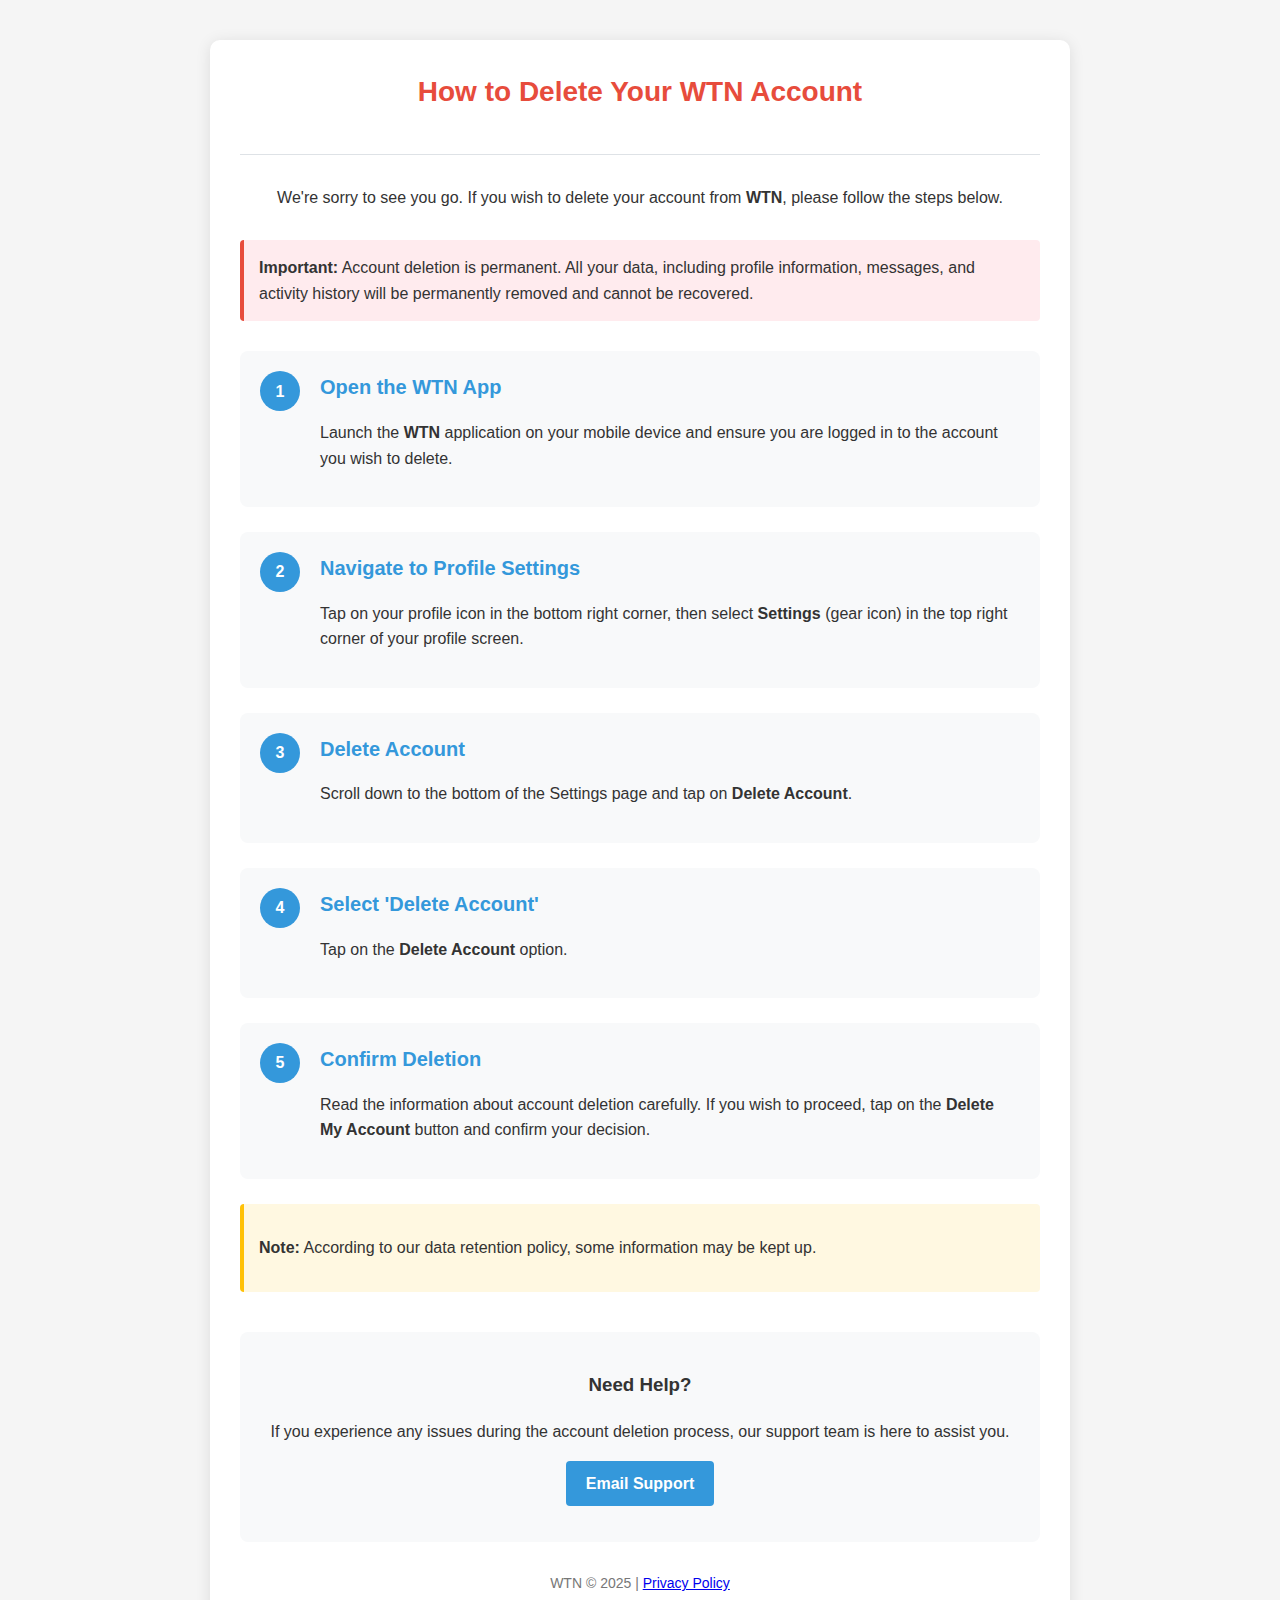
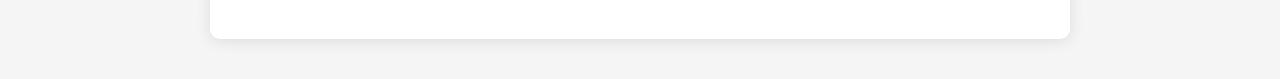
<file: WTN/delete-user.html>
<!DOCTYPE html>
<html lang="en">
<head>
    <meta charset="UTF-8">
    <meta name="viewport" content="width=device-width, initial-scale=1.0">
    <title>How to Delete Your WTN Account</title>
    <style>
        :root {
            --primary: #3498db;
            --danger: #e74c3c;
            --text: #333;
            --light-gray: #f8f9fa;
            --border: #dee2e6;
        }
        
        body {
            font-family: 'Segoe UI', Tahoma, Geneva, Verdana, sans-serif;
            margin: 0;
            padding: 0;
            color: var(--text);
            line-height: 1.6;
            background-color: #f5f5f5;
        }
        
        .container {
            max-width: 800px;
            margin: 40px auto;
            padding: 30px;
            background-color: white;
            border-radius: 10px;
            box-shadow: 0 2px 15px rgba(0,0,0,0.1);
        }
        
        header {
            text-align: center;
            margin-bottom: 30px;
            padding-bottom: 20px;
            border-bottom: 1px solid var(--border);
        }
        
        h1 {
            color: var(--danger);
            margin-top: 0;
            font-size: 28px;
        }
        
        .intro {
            text-align: center;
            margin-bottom: 30px;
        }
        
        .steps-container {
            counter-reset: step-counter;
        }
        
        .step {
            display: flex;
            margin-bottom: 25px;
            padding: 20px;
            background-color: var(--light-gray);
            border-radius: 8px;
            transition: transform 0.2s, box-shadow 0.2s;
        }
        
        .step:hover {
            transform: translateY(-3px);
            box-shadow: 0 5px 15px rgba(0,0,0,0.08);
        }
        
        .step-number {
            background-color: var(--primary);
            color: white;
            width: 40px;
            height: 40px;
            border-radius: 50%;
            display: flex;
            align-items: center;
            justify-content: center;
            font-weight: bold;
            margin-right: 20px;
            flex-shrink: 0;
        }
        
        .step-content {
            flex: 1;
        }
        
        .step h2 {
            margin-top: 0;
            font-size: 20px;
            color: var(--primary);
        }
        
        .note {
            background-color: #fff8e1;
            border-left: 4px solid #ffc107;
            padding: 15px;
            margin: 20px 0;
            border-radius: 4px;
        }
        
        .warning {
            background-color: #ffebee;
            border-left: 4px solid var(--danger);
            padding: 15px;
            margin: 30px 0;
            border-radius: 4px;
        }
        
        .contact {
            margin-top: 40px;
            padding: 20px;
            background-color: var(--light-gray);
            border-radius: 8px;
            text-align: center;
        }
        
        .btn {
            display: inline-block;
            padding: 10px 20px;
            background-color: var(--primary);
            color: white;
            text-decoration: none;
            border-radius: 4px;
            font-weight: bold;
            transition: background-color 0.2s;
        }
        
        .btn:hover {
            background-color: #2980b9;
        }
        
        .btn-danger {
            background-color: var(--danger);
        }
        
        .btn-danger:hover {
            background-color: #c0392b;
        }
        
        footer {
            text-align: center;
            margin-top: 30px;
            font-size: 14px;
            color: #777;
        }
    </style>
</head>
<body>
    <div class="container">
        <header>
            <h1>How to Delete Your WTN Account</h1>
        </header>
        
        <div class="intro">
            <p>We're sorry to see you go. If you wish to delete your account from <strong>WTN</strong>, please follow the steps below.</p>
        </div>
        
        <div class="warning">
            <strong>Important:</strong> Account deletion is permanent. All your data, including profile information, messages, and activity history will be permanently removed and cannot be recovered.
        </div>
        
        <div class="steps-container">
            <div class="step">
                <div class="step-number">1</div>
                <div class="step-content">
                    <h2>Open the WTN App</h2>
                    <p>Launch the <strong>WTN</strong> application on your mobile device and ensure you are logged in to the account you wish to delete.</p>
                </div>
            </div>
            
            <div class="step">
                <div class="step-number">2</div>
                <div class="step-content">
                    <h2>Navigate to Profile Settings</h2>
                    <p>Tap on your profile icon in the bottom right corner, then select <strong>Settings</strong> (gear icon) in the top right corner of your profile screen.</p>
                </div>
            </div>
            
            <div class="step">
                <div class="step-number">3</div>
                <div class="step-content">
                    <h2>Delete Account</h2>
                    <p>Scroll down to the bottom of the Settings page and tap on <strong>Delete Account</strong>.</p>
                </div>
            </div>
            
            <div class="step">
                <div class="step-number">4</div>
                <div class="step-content">
                    <h2>Select 'Delete Account'</h2>
                    <p>Tap on the <strong>Delete Account</strong> option.</p>
                </div>
            </div>
            
            <div class="step">
                <div class="step-number">5</div>
                <div class="step-content">
                    <h2>Confirm Deletion</h2>
                    <p>Read the information about account deletion carefully. If you wish to proceed, tap on the <strong>Delete My Account</strong> button and confirm your decision.</p>
                </div>
            </div>
        </div>
        
        <div class="note">
            <p><strong>Note:</strong> According to our data retention policy, some information may be kept up.</p>
        </div>
        
        <div class="contact">
            <h3>Need Help?</h3>
            <p>If you experience any issues during the account deletion process, our support team is here to assist you.</p>
            <p>
                <a href="mailto:whatthenews.app@gmail.com" class="btn">Email Support</a>
            </p>
        </div>
        
        <footer>
            <p>WTN &copy; 2025 | <a href="https://gstechs.in/WTN/privacy">Privacy Policy</a></p>
        </footer>
    </div>
</body>
</html>
</file>
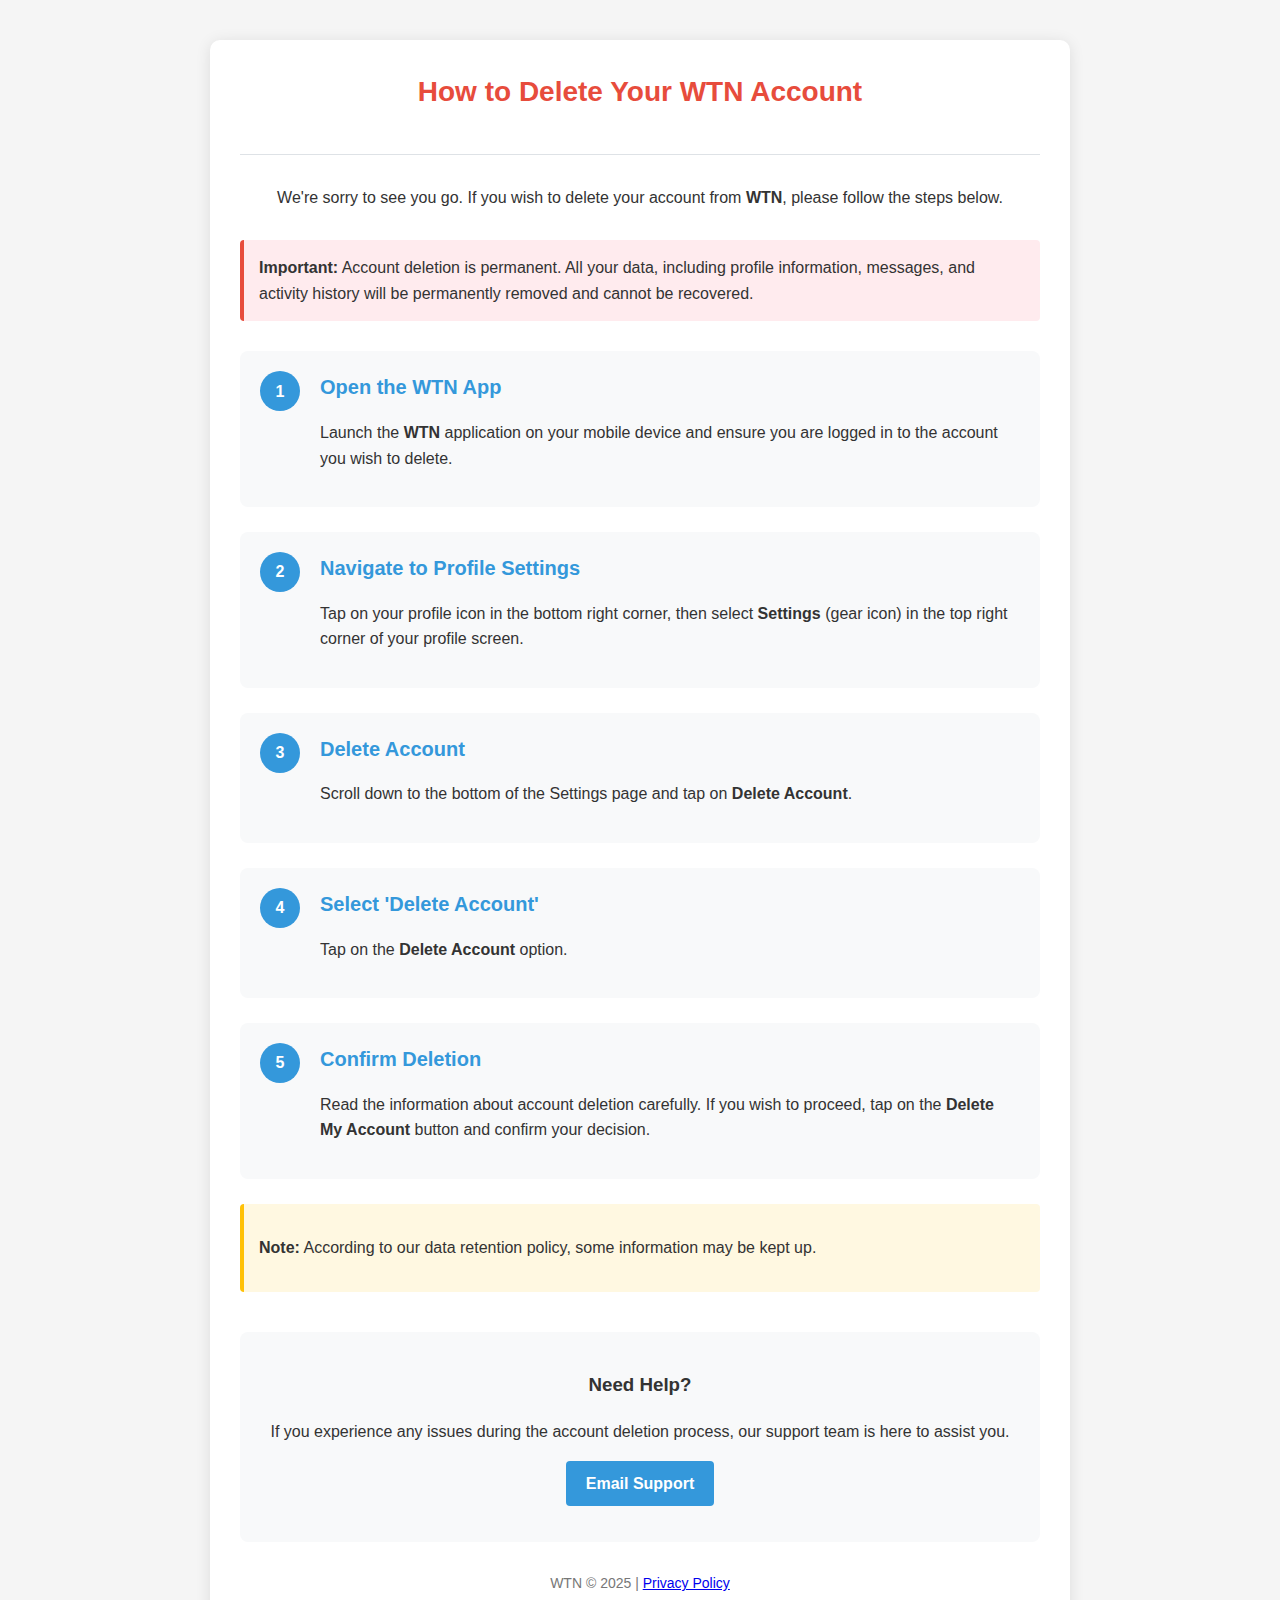
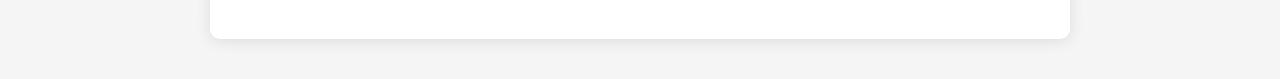
<file: WTN/delete_user.html>
<!DOCTYPE html>
<html lang="en">
<head>
    <meta charset="UTF-8">
    <meta name="viewport" content="width=device-width, initial-scale=1.0">
    <title>How to Delete Your WTN Account</title>
    <style>
        :root {
            --primary: #3498db;
            --danger: #e74c3c;
            --text: #333;
            --light-gray: #f8f9fa;
            --border: #dee2e6;
        }
        
        body {
            font-family: 'Segoe UI', Tahoma, Geneva, Verdana, sans-serif;
            margin: 0;
            padding: 0;
            color: var(--text);
            line-height: 1.6;
            background-color: #f5f5f5;
        }
        
        .container {
            max-width: 800px;
            margin: 40px auto;
            padding: 30px;
            background-color: white;
            border-radius: 10px;
            box-shadow: 0 2px 15px rgba(0,0,0,0.1);
        }
        
        header {
            text-align: center;
            margin-bottom: 30px;
            padding-bottom: 20px;
            border-bottom: 1px solid var(--border);
        }
        
        h1 {
            color: var(--danger);
            margin-top: 0;
            font-size: 28px;
        }
        
        .intro {
            text-align: center;
            margin-bottom: 30px;
        }
        
        .steps-container {
            counter-reset: step-counter;
        }
        
        .step {
            display: flex;
            margin-bottom: 25px;
            padding: 20px;
            background-color: var(--light-gray);
            border-radius: 8px;
            transition: transform 0.2s, box-shadow 0.2s;
        }
        
        .step:hover {
            transform: translateY(-3px);
            box-shadow: 0 5px 15px rgba(0,0,0,0.08);
        }
        
        .step-number {
            background-color: var(--primary);
            color: white;
            width: 40px;
            height: 40px;
            border-radius: 50%;
            display: flex;
            align-items: center;
            justify-content: center;
            font-weight: bold;
            margin-right: 20px;
            flex-shrink: 0;
        }
        
        .step-content {
            flex: 1;
        }
        
        .step h2 {
            margin-top: 0;
            font-size: 20px;
            color: var(--primary);
        }
        
        .note {
            background-color: #fff8e1;
            border-left: 4px solid #ffc107;
            padding: 15px;
            margin: 20px 0;
            border-radius: 4px;
        }
        
        .warning {
            background-color: #ffebee;
            border-left: 4px solid var(--danger);
            padding: 15px;
            margin: 30px 0;
            border-radius: 4px;
        }
        
        .contact {
            margin-top: 40px;
            padding: 20px;
            background-color: var(--light-gray);
            border-radius: 8px;
            text-align: center;
        }
        
        .btn {
            display: inline-block;
            padding: 10px 20px;
            background-color: var(--primary);
            color: white;
            text-decoration: none;
            border-radius: 4px;
            font-weight: bold;
            transition: background-color 0.2s;
        }
        
        .btn:hover {
            background-color: #2980b9;
        }
        
        .btn-danger {
            background-color: var(--danger);
        }
        
        .btn-danger:hover {
            background-color: #c0392b;
        }
        
        footer {
            text-align: center;
            margin-top: 30px;
            font-size: 14px;
            color: #777;
        }
    </style>
</head>
<body>
    <div class="container">
        <header>
            <h1>How to Delete Your WTN Account</h1>
        </header>
        
        <div class="intro">
            <p>We're sorry to see you go. If you wish to delete your account from <strong>WTN</strong>, please follow the steps below.</p>
        </div>
        
        <div class="warning">
            <strong>Important:</strong> Account deletion is permanent. All your data, including profile information, messages, and activity history will be permanently removed and cannot be recovered.
        </div>
        
        <div class="steps-container">
            <div class="step">
                <div class="step-number">1</div>
                <div class="step-content">
                    <h2>Open the WTN App</h2>
                    <p>Launch the <strong>WTN</strong> application on your mobile device and ensure you are logged in to the account you wish to delete.</p>
                </div>
            </div>
            
            <div class="step">
                <div class="step-number">2</div>
                <div class="step-content">
                    <h2>Navigate to Profile Settings</h2>
                    <p>Tap on your profile icon in the bottom right corner, then select <strong>Settings</strong> (gear icon) in the top right corner of your profile screen.</p>
                </div>
            </div>
            
            <div class="step">
                <div class="step-number">3</div>
                <div class="step-content">
                    <h2>Delete Account</h2>
                    <p>Scroll down to the bottom of the Settings page and tap on <strong>Delete Account</strong>.</p>
                </div>
            </div>
            
            <div class="step">
                <div class="step-number">4</div>
                <div class="step-content">
                    <h2>Select 'Delete Account'</h2>
                    <p>Tap on the <strong>Delete Account</strong> option.</p>
                </div>
            </div>
            
            <div class="step">
                <div class="step-number">5</div>
                <div class="step-content">
                    <h2>Confirm Deletion</h2>
                    <p>Read the information about account deletion carefully. If you wish to proceed, tap on the <strong>Delete My Account</strong> button and confirm your decision.</p>
                </div>
            </div>
        </div>
        
        <div class="note">
            <p><strong>Note:</strong> According to our data retention policy, some information may be kept up.</p>
        </div>
        
        <div class="contact">
            <h3>Need Help?</h3>
            <p>If you experience any issues during the account deletion process, our support team is here to assist you.</p>
            <p>
                <a href="mailto:gstech.info.24@gmail.com" class="btn">Email Support</a>
            </p>
        </div>
        
        <footer>
            <p>WTN &copy; 2025 | <a href="https://gstechs.in/WTN/privacy">Privacy Policy</a></p>
        </footer>
    </div>
</body>
</html>
</file>
<file: home.css>
/* GS Tech — Home (premium static landing) */
@import url('https://fonts.googleapis.com/css2?family=Inter:wght@400;500;600;700&family=Poppins:wght@500;600;700;800&display=swap');

:root {
  --bg-deep: #06060a;
  --bg-card: rgba(18, 18, 28, 0.55);
  --bg-card-hover: rgba(28, 28, 42, 0.72);
  --border-glass: rgba(255, 255, 255, 0.08);
  --text: #f4f4f8;
  --text-muted: rgba(244, 244, 248, 0.65);
  --accent: #22d3ee;
  --accent-2: #a78bfa;
  --accent-glow: rgba(34, 211, 238, 0.35);
  --gradient-hero: linear-gradient(135deg, #0c1222 0%, #1a1033 45%, #0d1f2d 100%);
  --shadow-soft: 0 8px 32px rgba(0, 0, 0, 0.4);
  --shadow-glow: 0 0 60px rgba(34, 211, 238, 0.12);
  --radius: 20px;
  --radius-sm: 12px;
  --nav-h: 72px;
  --ease-out: cubic-bezier(0.22, 1, 0.36, 1);
}

*,
*::before,
*::after {
  box-sizing: border-box;
  margin: 0;
  padding: 0;
}

html {
  scroll-behavior: smooth;
}

@media (prefers-reduced-motion: reduce) {
  html {
    scroll-behavior: auto;
  }
  .reveal,
  .hero__blob,
  .nav__link::after {
    transition: none !important;
    animation: none !important;
  }
}

body {
  font-family: 'Inter', system-ui, sans-serif;
  font-weight: 400;
  color: var(--text);
  background: var(--bg-deep);
  line-height: 1.6;
  overflow-x: hidden;
  min-height: 100vh;
}

h1,
h2,
h3,
.nav__logo-text {
  font-family: 'Poppins', system-ui, sans-serif;
  font-weight: 700;
  letter-spacing: -0.02em;
  line-height: 1.15;
}

a {
  color: inherit;
  text-decoration: none;
}

img {
  max-width: 100%;
  height: auto;
  display: block;
}

/* —— Background layers —— */
.page-bg {
  position: fixed;
  inset: 0;
  z-index: -2;
  background: var(--gradient-hero);
}

.page-bg__mesh {
  position: absolute;
  inset: 0;
  background:
    radial-gradient(ellipse 80% 50% at 20% -10%, rgba(124, 58, 237, 0.25), transparent),
    radial-gradient(ellipse 60% 40% at 90% 20%, rgba(34, 211, 238, 0.15), transparent),
    radial-gradient(ellipse 50% 60% at 50% 100%, rgba(167, 139, 250, 0.12), transparent);
  animation: mesh-shift 18s ease-in-out infinite alternate;
}

@keyframes mesh-shift {
  0% { opacity: 1; transform: scale(1); }
  100% { opacity: 0.92; transform: scale(1.05); }
}

#hero-canvas {
  position: fixed;
  inset: 0;
  z-index: -1;
  opacity: 0.55;
  pointer-events: none;
}

/* —— Nav —— */
.nav {
  position: fixed;
  top: 0;
  left: 0;
  right: 0;
  z-index: 1000;
  height: var(--nav-h);
  display: flex;
  align-items: center;
  padding: 0 clamp(1.25rem, 4vw, 2.5rem);
  transition: background 0.35s var(--ease-out), box-shadow 0.35s var(--ease-out),
    border-color 0.35s var(--ease-out);
  border-bottom: 1px solid transparent;
}

.nav--scrolled {
  background: rgba(8, 8, 14, 0.75);
  backdrop-filter: blur(16px);
  -webkit-backdrop-filter: blur(16px);
  border-bottom-color: var(--border-glass);
  box-shadow: var(--shadow-soft);
}

.nav__inner {
  width: 100%;
  max-width: 1200px;
  margin: 0 auto;
  display: flex;
  align-items: center;
  justify-content: space-between;
  gap: 1.5rem;
}

.nav__brand {
  display: flex;
  align-items: center;
  gap: 0.65rem;
  z-index: 2;
}

.nav__logo {
  width: 40px;
  height: 40px;
  object-fit: contain;
  border-radius: 10px;
}

.nav__logo-text {
  font-size: 1.15rem;
  font-weight: 700;
  background: linear-gradient(90deg, var(--text), var(--accent));
  -webkit-background-clip: text;
  -webkit-text-fill-color: transparent;
  background-clip: text;
}

.nav__toggle {
  display: none;
  flex-direction: column;
  gap: 5px;
  background: none;
  border: none;
  cursor: pointer;
  padding: 8px;
  z-index: 2;
}

.nav__toggle span {
  width: 22px;
  height: 2px;
  background: var(--text);
  border-radius: 2px;
  transition: transform 0.3s var(--ease-out), opacity 0.3s;
}

.nav__toggle[aria-expanded='true'] span:nth-child(1) {
  transform: translateY(7px) rotate(45deg);
}
.nav__toggle[aria-expanded='true'] span:nth-child(2) {
  opacity: 0;
}
.nav__toggle[aria-expanded='true'] span:nth-child(3) {
  transform: translateY(-7px) rotate(-45deg);
}

.nav__links {
  display: flex;
  align-items: center;
  gap: clamp(0.5rem, 2vw, 1.75rem);
  list-style: none;
}

.nav__link {
  font-size: 0.9rem;
  font-weight: 500;
  color: var(--text-muted);
  padding: 0.4rem 0;
  position: relative;
  transition: color 0.25s var(--ease-out);
}

.nav__link:hover,
.nav__link:focus-visible {
  color: var(--text);
  outline: none;
}

.nav__link::after {
  content: '';
  position: absolute;
  left: 0;
  bottom: 0;
  width: 100%;
  height: 2px;
  background: linear-gradient(90deg, var(--accent), var(--accent-2));
  transform: scaleX(0);
  transform-origin: right;
  transition: transform 0.35s var(--ease-out);
}

.nav__link:hover::after,
.nav__link:focus-visible::after,
.nav__link--active::after {
  transform: scaleX(1);
  transform-origin: left;
}

.nav__link--active {
  color: var(--text);
}

@media (max-width: 768px) {
  .nav__toggle {
    display: flex;
  }
  .nav__links {
    position: fixed;
    inset: 0;
    top: var(--nav-h);
    flex-direction: column;
    justify-content: flex-start;
    padding: 2rem;
    gap: 1.25rem;
    background: rgba(6, 6, 10, 0.97);
    backdrop-filter: blur(20px);
    border-bottom: 1px solid var(--border-glass);
    transform: translateY(-100%);
    opacity: 0;
    visibility: hidden;
    transition: transform 0.4s var(--ease-out), opacity 0.35s, visibility 0.35s;
  }
  .nav__links--open {
    transform: translateY(0);
    opacity: 1;
    visibility: visible;
  }
  .nav__link {
    font-size: 1.1rem;
  }
}

/* —— Sections —— */
.section {
  padding: clamp(4rem, 10vw, 6.5rem) clamp(1.25rem, 4vw, 2.5rem);
}

.section__inner {
  max-width: 1200px;
  margin: 0 auto;
}

.section__eyebrow {
  font-size: 0.75rem;
  font-weight: 600;
  letter-spacing: 0.2em;
  text-transform: uppercase;
  color: var(--accent);
  margin-bottom: 0.75rem;
}

.section__title {
  font-size: clamp(1.75rem, 4vw, 2.5rem);
  margin-bottom: 0.5rem;
}

.section__lead {
  color: var(--text-muted);
  max-width: 36rem;
  font-size: 1.05rem;
  margin-bottom: 2.5rem;
}

/* —— Hero —— */
.hero {
  min-height: 100vh;
  min-height: 100dvh;
  display: flex;
  align-items: center;
  padding-top: var(--nav-h);
  position: relative;
}

.hero__inner {
  max-width: 1200px;
  margin: 0 auto;
  padding: clamp(2rem, 5vw, 4rem) clamp(1.25rem, 4vw, 2.5rem);
  width: 100%;
}

.hero__blob {
  position: absolute;
  border-radius: 50%;
  filter: blur(80px);
  opacity: 0.4;
  pointer-events: none;
}

.hero__blob--1 {
  width: min(50vw, 400px);
  height: min(50vw, 400px);
  background: var(--accent-2);
  top: 15%;
  right: 5%;
  animation: float 12s ease-in-out infinite;
}

.hero__blob--2 {
  width: min(40vw, 320px);
  height: min(40vw, 320px);
  background: var(--accent);
  bottom: 20%;
  left: 0;
  animation: float 14s ease-in-out infinite reverse;
}

@keyframes float {
  0%, 100% { transform: translate(0, 0); }
  50% { transform: translate(20px, -24px); }
}

.hero__content {
  position: relative;
  z-index: 1;
  max-width: 720px;
}

.hero__title {
  font-size: clamp(2.25rem, 6vw, 3.5rem);
  font-weight: 800;
  margin-bottom: 1.25rem;
  background: linear-gradient(120deg, #fff 0%, rgba(255, 255, 255, 0.85) 40%, var(--accent) 100%);
  -webkit-background-clip: text;
  -webkit-text-fill-color: transparent;
  background-clip: text;
}

.hero__sub {
  font-size: clamp(1rem, 2.2vw, 1.2rem);
  color: var(--text-muted);
  margin-bottom: 2rem;
  max-width: 540px;
}

.hero__ctas {
  display: flex;
  flex-wrap: wrap;
  gap: 1rem;
}

.btn {
  display: inline-flex;
  align-items: center;
  justify-content: center;
  gap: 0.5rem;
  padding: 0.85rem 1.75rem;
  font-family: 'Inter', sans-serif;
  font-size: 0.95rem;
  font-weight: 600;
  border-radius: 999px;
  border: none;
  cursor: pointer;
  transition: transform 0.25s var(--ease-out), box-shadow 0.25s, background 0.25s;
}

.btn:focus-visible {
  outline: 2px solid var(--accent);
  outline-offset: 3px;
}

.btn--primary {
  background: linear-gradient(135deg, var(--accent), #06b6d4);
  color: #041014;
  box-shadow: 0 4px 24px var(--accent-glow);
}

.btn--primary:hover {
  transform: translateY(-2px);
  box-shadow: 0 8px 32px var(--accent-glow);
}

.btn--ghost {
  background: var(--bg-card);
  color: var(--text);
  border: 1px solid var(--border-glass);
  backdrop-filter: blur(12px);
}

.btn--ghost:hover {
  background: var(--bg-card-hover);
  border-color: rgba(255, 255, 255, 0.15);
  transform: translateY(-2px);
}

.hero__scroll {
  position: absolute;
  bottom: 2rem;
  left: 50%;
  transform: translateX(-50%);
  display: flex;
  flex-direction: column;
  align-items: center;
  gap: 0.5rem;
  color: var(--text-muted);
  font-size: 0.75rem;
  letter-spacing: 0.12em;
  text-transform: uppercase;
  animation: fade-pulse 3s ease-in-out infinite;
}

.hero__scroll-line {
  width: 1px;
  height: 40px;
  background: linear-gradient(to bottom, var(--accent), transparent);
}

@keyframes fade-pulse {
  0%, 100% { opacity: 0.5; }
  50% { opacity: 1; }
}

@media (max-width: 768px) {
  .hero__scroll {
    display: none;
  }
}

/* —— Reveal animations —— */
.reveal {
  opacity: 0;
  transform: translateY(28px);
  transition: opacity 0.7s var(--ease-out), transform 0.7s var(--ease-out);
}

.reveal--visible {
  opacity: 1;
  transform: translateY(0);
}

.reveal-delay-1 { transition-delay: 0.1s; }
.reveal-delay-2 { transition-delay: 0.2s; }
.reveal-delay-3 { transition-delay: 0.3s; }
.reveal-delay-4 { transition-delay: 0.4s; }

/* —— Services —— */
.services__grid {
  display: grid;
  grid-template-columns: repeat(auto-fit, minmax(240px, 1fr));
  gap: 1.25rem;
}

.service-card {
  background: var(--bg-card);
  border: 1px solid var(--border-glass);
  border-radius: var(--radius);
  padding: 1.75rem;
  backdrop-filter: blur(16px);
  -webkit-backdrop-filter: blur(16px);
  box-shadow: var(--shadow-soft);
  transition: transform 0.35s var(--ease-out), border-color 0.35s, box-shadow 0.35s,
    background 0.35s;
}

.service-card:hover {
  transform: translateY(-6px);
  border-color: rgba(34, 211, 238, 0.25);
  background: var(--bg-card-hover);
  box-shadow: var(--shadow-soft), var(--shadow-glow);
}

.service-card__icon {
  font-size: 2rem;
  margin-bottom: 1rem;
  line-height: 1;
}

.service-card h3 {
  font-size: 1.15rem;
  margin-bottom: 0.5rem;
}

.service-card p {
  font-size: 0.9rem;
  color: var(--text-muted);
}

/* —— Products —— */
.products__grid {
  display: grid;
  grid-template-columns: repeat(auto-fit, minmax(280px, 1fr));
  gap: 1.5rem;
}

.product-card {
  position: relative;
  background: var(--bg-card);
  border: 1px solid var(--border-glass);
  border-radius: var(--radius);
  padding: 1.75rem;
  overflow: hidden;
  backdrop-filter: blur(16px);
  transition: transform 0.4s var(--ease-out), border-color 0.35s;
}

.product-card::before {
  content: '';
  position: absolute;
  top: 0;
  left: 0;
  right: 0;
  height: 3px;
  background: linear-gradient(90deg, var(--accent), var(--accent-2));
  opacity: 0.85;
  transform: scaleX(0);
  transform-origin: left;
  transition: transform 0.45s var(--ease-out);
}

.product-card:hover {
  transform: translateY(-8px);
  border-color: rgba(167, 139, 250, 0.3);
}

.product-card:hover::before {
  transform: scaleX(1);
}

.product-card__tag {
  display: inline-block;
  font-size: 0.7rem;
  font-weight: 600;
  letter-spacing: 0.08em;
  text-transform: uppercase;
  color: var(--accent);
  margin-bottom: 0.75rem;
}

.product-card h3 {
  font-size: 1.25rem;
  margin-bottom: 0.75rem;
}

.product-card__desc {
  font-size: 0.92rem;
  color: var(--text-muted);
  margin-bottom: 1rem;
}

.product-card__extra {
  font-size: 0.85rem;
  color: var(--text-muted);
  margin-bottom: 1.25rem;
  padding-top: 0.75rem;
  border-top: 1px solid var(--border-glass);
  line-height: 1.55;
}

.product-card__cta {
  display: inline-flex;
  align-items: center;
  gap: 0.4rem;
  font-size: 0.9rem;
  font-weight: 600;
  color: var(--accent);
  transition: gap 0.25s var(--ease-out), color 0.25s;
}

.product-card__cta:hover {
  gap: 0.65rem;
  color: #67e8f9;
}

.product-card__cta svg {
  width: 1em;
  height: 1em;
}

/* —— About —— */
.section--about {
  padding-top: clamp(5rem, 12vw, 8rem);
  padding-bottom: clamp(5rem, 12vw, 8rem);
}

.section__lead--about {
  max-width: 42rem;
  margin-bottom: 2.75rem;
  font-size: clamp(1.08rem, 2.2vw, 1.28rem);
}

.about-panel {
  background: var(--bg-card);
  border: 1px solid var(--border-glass);
  border-radius: calc(var(--radius) + 4px);
  padding: clamp(2.25rem, 5vw, 3.75rem);
  backdrop-filter: blur(20px);
  -webkit-backdrop-filter: blur(20px);
  box-shadow: var(--shadow-soft), var(--shadow-glow);
  max-width: 1040px;
  margin: 0 auto;
}

.about-panel__intro {
  margin-bottom: clamp(2rem, 4vw, 2.75rem);
}

.about-panel__lead {
  font-family: 'Poppins', system-ui, sans-serif;
  font-size: clamp(1.35rem, 3vw, 1.85rem);
  font-weight: 600;
  line-height: 1.45;
  color: var(--text);
  text-align: center;
  max-width: 52rem;
  margin: 0 auto 2rem;
  letter-spacing: -0.02em;
}

.about-panel__columns {
  display: grid;
  grid-template-columns: 1fr;
  gap: 1.25rem 2.5rem;
  max-width: 56rem;
  margin: 0 auto;
}

@media (min-width: 768px) {
  .about-panel__columns {
    grid-template-columns: 1fr 1fr;
  }
}

.about-panel__columns p {
  font-size: clamp(1.02rem, 1.8vw, 1.12rem);
  color: var(--text-muted);
  line-height: 1.8;
  text-align: left;
}

.about-pillars {
  list-style: none;
  display: grid;
  grid-template-columns: 1fr;
  gap: 1rem;
  padding-top: clamp(1.5rem, 3vw, 2rem);
  border-top: 1px solid var(--border-glass);
}

@media (min-width: 900px) {
  .about-pillars {
    grid-template-columns: repeat(3, 1fr);
    gap: 1.25rem;
  }
}

.about-pillar {
  background: rgba(0, 0, 0, 0.25);
  border: 1px solid var(--border-glass);
  border-radius: var(--radius-sm);
  padding: 1.35rem 1.5rem;
  transition: border-color 0.3s var(--ease-out), transform 0.3s var(--ease-out);
}

.about-pillar:hover {
  border-color: rgba(34, 211, 238, 0.22);
  transform: translateY(-3px);
}

.about-pillar__label {
  display: block;
  font-family: 'Poppins', system-ui, sans-serif;
  font-size: 0.95rem;
  font-weight: 600;
  color: var(--accent);
  margin-bottom: 0.45rem;
  letter-spacing: 0.02em;
}

.about-pillar__text {
  font-size: 0.92rem;
  color: var(--text-muted);
  line-height: 1.6;
}

/* —— Contact —— */
.contact__layout {
  display: grid;
  grid-template-columns: 1fr 1fr;
  gap: 2.5rem;
  align-items: start;
}

@media (max-width: 900px) {
  .contact__layout {
    grid-template-columns: 1fr;
  }
}

.contact__intro h2 {
  font-size: clamp(1.75rem, 3.5vw, 2.25rem);
  margin-bottom: 0.75rem;
}

.contact__intro p {
  color: var(--text-muted);
  margin-bottom: 1.5rem;
}

.contact-channels {
  list-style: none;
  margin: 0 0 1.25rem;
  padding: 0;
  display: flex;
  flex-direction: column;
  gap: 0.65rem;
}

.contact-channel {
  display: flex;
  align-items: center;
  gap: 0.85rem;
  padding: 0.85rem 1rem;
  border-radius: var(--radius-sm);
  border: 1px solid var(--border-glass);
  background: var(--bg-card);
  transition: border-color 0.25s, background 0.25s, transform 0.25s;
}

.contact-channel:hover {
  border-color: rgba(34, 211, 238, 0.3);
  background: var(--bg-card-hover);
  transform: translateX(4px);
}

.contact-channel__icon {
  font-size: 1.35rem;
  line-height: 1;
  flex-shrink: 0;
}

.contact-channel__icon--brand {
  display: flex;
  align-items: center;
  justify-content: center;
}

.contact-channel__logo {
  display: block;
  width: 1.5rem;
  height: 1.5rem;
  flex-shrink: 0;
}

.contact-channel__logo--whatsapp {
  color: #25d366;
}

.contact-channel__body {
  display: flex;
  flex-direction: column;
  align-items: flex-start;
  gap: 0.15rem;
  min-width: 0;
}

.contact-channel__name {
  font-size: 0.72rem;
  font-weight: 600;
  letter-spacing: 0.14em;
  text-transform: uppercase;
  color: var(--text-muted);
}

.contact-channel__value {
  font-size: 0.98rem;
  font-weight: 600;
  color: var(--text);
  word-break: break-word;
}

.contact__social {
  display: flex;
  flex-wrap: wrap;
  gap: 0.75rem;
}

.social-link {
  display: inline-flex;
  align-items: center;
  padding: 0.5rem 1rem;
  font-size: 0.85rem;
  font-weight: 500;
  border-radius: var(--radius-sm);
  border: 1px solid var(--border-glass);
  background: var(--bg-card);
  transition: border-color 0.25s, background 0.25s, transform 0.25s;
}

.social-link:hover {
  border-color: rgba(34, 211, 238, 0.35);
  background: var(--bg-card-hover);
  transform: translateY(-2px);
}

.contact-form {
  background: var(--bg-card);
  border: 1px solid var(--border-glass);
  border-radius: var(--radius);
  padding: 1.75rem;
  backdrop-filter: blur(16px);
}

.form-group {
  margin-bottom: 1.25rem;
}

.form-group label {
  display: block;
  font-size: 0.85rem;
  font-weight: 500;
  margin-bottom: 0.4rem;
  color: var(--text-muted);
}

.form-group input,
.form-group textarea {
  width: 100%;
  padding: 0.75rem 1rem;
  font-family: inherit;
  font-size: 1rem;
  color: var(--text);
  background: rgba(0, 0, 0, 0.35);
  border: 1px solid var(--border-glass);
  border-radius: var(--radius-sm);
  transition: border-color 0.25s, box-shadow 0.25s;
}

.form-group input:focus,
.form-group textarea:focus {
  outline: none;
  border-color: rgba(34, 211, 238, 0.5);
  box-shadow: 0 0 0 3px var(--accent-glow);
}

.form-group textarea {
  min-height: 140px;
  resize: vertical;
}

.form-status {
  margin-top: 1rem;
  font-size: 0.9rem;
  color: var(--accent);
  min-height: 1.4em;
}

.form-status--error {
  color: #f87171;
}

/* —— Footer —— */
.footer {
  padding: 3rem clamp(1.25rem, 4vw, 2.5rem) 2rem;
  border-top: 1px solid var(--border-glass);
  background: rgba(0, 0, 0, 0.35);
}

.footer__inner {
  max-width: 1200px;
  margin: 0 auto;
  display: flex;
  flex-wrap: wrap;
  gap: 2rem;
  justify-content: space-between;
  align-items: flex-start;
}

.footer__brand {
  display: flex;
  align-items: center;
  gap: 0.65rem;
  margin-bottom: 0.5rem;
}

.footer__brand img {
  width: 36px;
  height: 36px;
  object-fit: contain;
  border-radius: 8px;
}

.footer__links {
  display: flex;
  flex-wrap: wrap;
  gap: 1.25rem 2rem;
  list-style: none;
}

.footer__links a {
  font-size: 0.9rem;
  color: var(--text-muted);
  transition: color 0.25s;
}

.footer__links a:hover {
  color: var(--accent);
}

.footer__copy {
  width: 100%;
  margin-top: 2rem;
  padding-top: 1.5rem;
  border-top: 1px solid var(--border-glass);
  font-size: 0.8rem;
  color: var(--text-muted);
  text-align: center;
}

.footer__tagline {
  font-size: 0.85rem;
  color: var(--text-muted);
  max-width: 280px;
  margin-top: 0.35rem;
}

.footer__address {
  font-size: 0.85rem;
  color: var(--text-muted);
  font-style: normal;
  max-width: 320px;
  margin-top: 1rem;
  line-height: 1.5;
}

.footer__meta {
  margin-top: 0.65rem;
  font-size: 0.85rem;
  color: var(--text-muted);
}

.footer__meta a {
  color: var(--text-muted);
  transition: color 0.25s;
}

.footer__meta a:hover {
  color: var(--accent);
}

.footer__meta-sep {
  margin: 0 0.4rem;
  opacity: 0.6;
}

.footer .nav__logo-text {
  font-size: 1rem;
}
</file>
<file: privacy/styles.css>
* {
    margin: 0;
    padding: 0;
    box-sizing: border-box;
}

body {
    font-family: Arial, sans-serif;
    line-height: 1.6;
    color: #333;
    background-color: #f9f9f9;
}

.container {
    max-width: 800px;
    margin: 50px auto;
    padding: 20px;
    background-color: #fff;
    border-radius: 8px;
    box-shadow: 0 0 10px rgba(0, 0, 0, 0.1);
}

h1 {
    font-size: 2em;
    color: #004d40;
    text-align: center;
    margin-bottom: 20px;
}

h2 {
    font-size: 1.5em;
    color: #00695c;
    margin-top: 20px;
}

p {
    font-size: 1em;
    margin-bottom: 15px;
    text-align: justify;
}

ul {
    margin: 15px 0;
    padding-left: 20px;
}

li {
    font-size: 1em;
    line-height: 1.6;
}

a {
    color: #00796b;
    text-decoration: none;
}

a:hover {
    text-decoration: underline;
}
</file>
